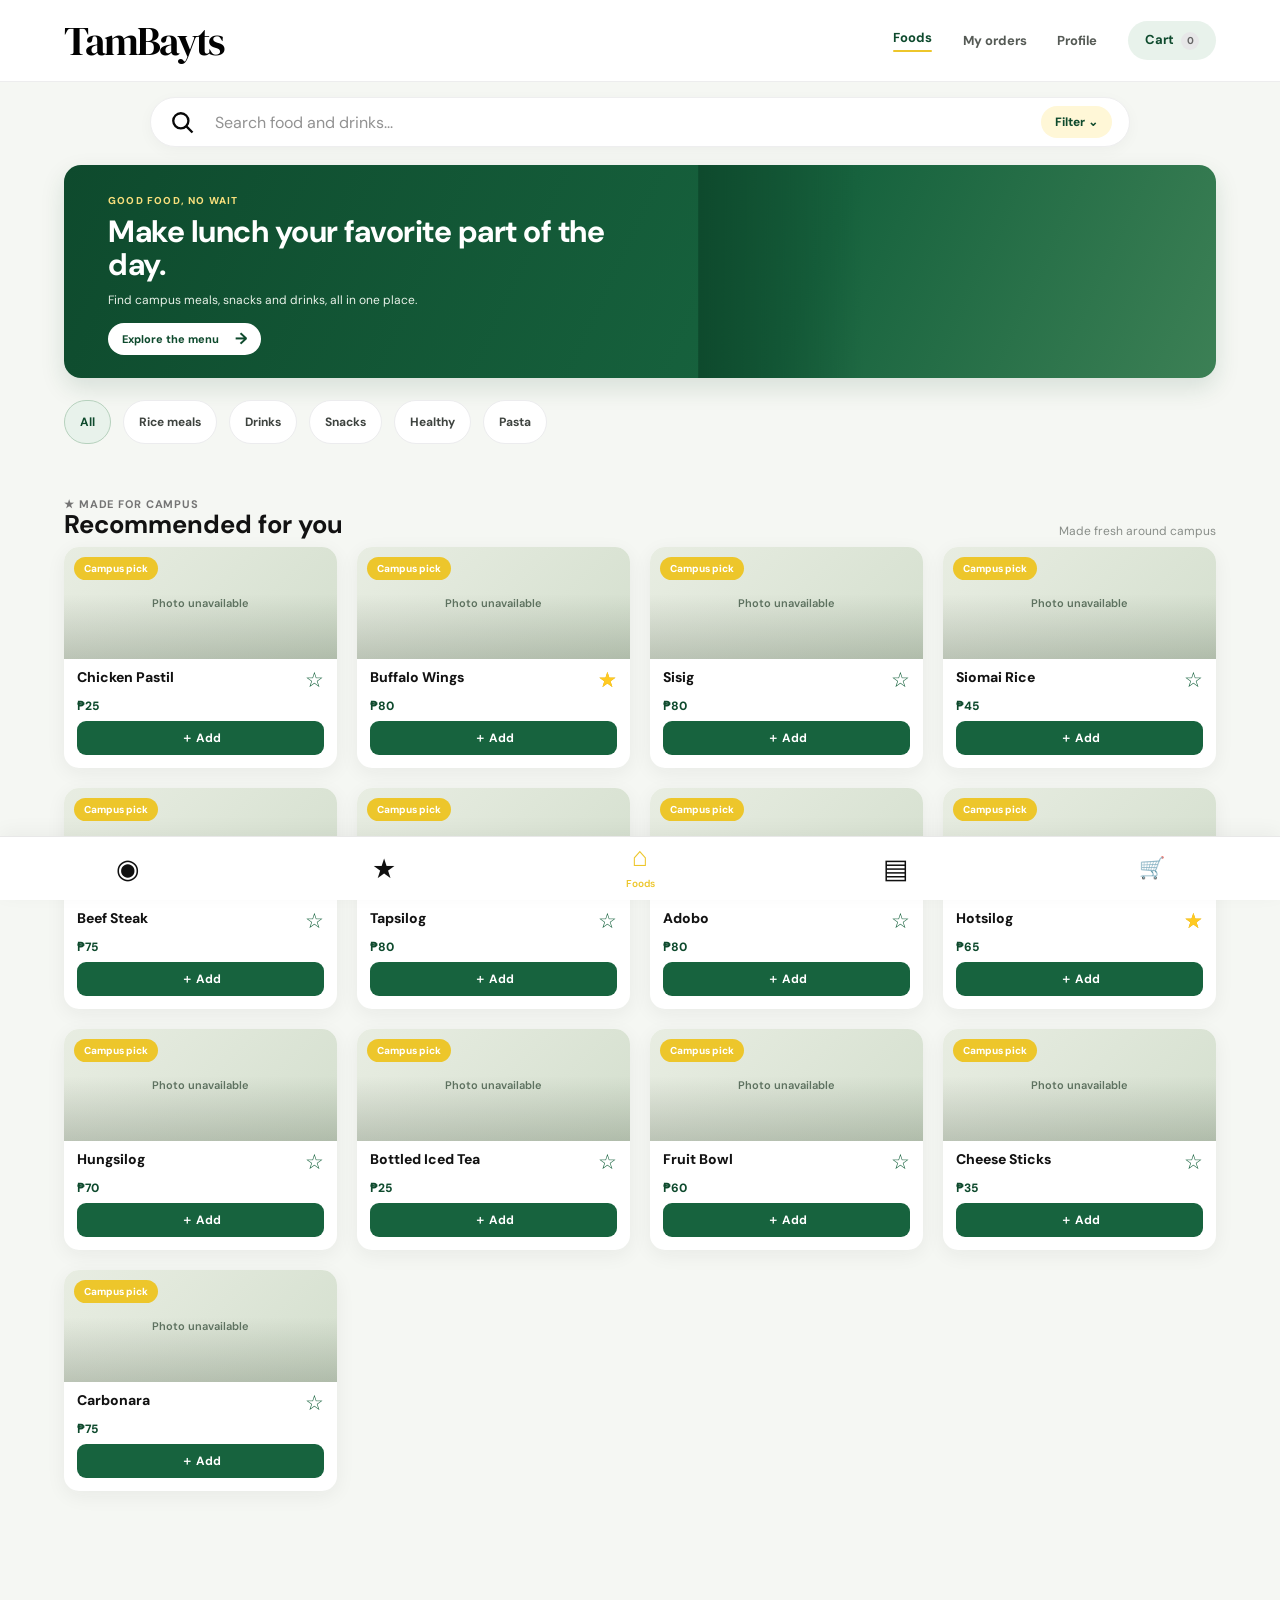
<file: TamBayts-Main/TamBayts/index.html>
<!DOCTYPE html>
<html lang="en">
  <head>
    <meta charset="UTF-8" />
    <meta name="viewport" content="width=device-width, initial-scale=1.0" />
    <meta name="theme-color" content="#17633e" />
    <title>TamBayts | Campus food made easy</title>
    <link rel="preconnect" href="https://fonts.googleapis.com" />
    <link rel="preconnect" href="https://fonts.gstatic.com" crossorigin />
    <link
      href="https://fonts.googleapis.com/css2?family=DM+Sans:wght@400;500;600;700&family=DM+Serif+Display&display=swap"
      rel="stylesheet"
    />
    <link rel="stylesheet" href="style.css" />
  </head>
  <body>
    <main class="app-shell">
      <header class="hero">
        <div class="brand-lockup">
          <a class="brand" href="#top" aria-label="TamBayts home">TamBayts</a>
        </div>
        <nav class="desktop-links" aria-label="Account navigation">
          <a class="current-page" href="index.html" aria-current="page">Foods</a>
          <a href="orders.html">My orders</a>
          <a href="profile.html">Profile</a>
          <a class="desktop-cart" href="cart.html">Cart <b id="cart-badge" class="cart-count">0</b></a>
        </nav>
      </header>

      <section class="content" id="top">
        <div class="search-box">
          <svg viewBox="0 0 24 24" aria-hidden="true">
            <circle cx="11" cy="11" r="6.5"></circle>
            <path d="m16 16 5 5"></path>
          </svg>
          <input
            id="food-search"
            type="search"
            placeholder="Search food and drinks..."
            aria-label="Search food and drinks"
            autocomplete="off"
          />
          <button class="search-filter" id="filter-button" type="button">Filter <span>⌄</span></button>
        </div>

        <section class="promo-banner" aria-label="Campus lunch promotion">
          <div class="promo-copy"><span class="promo-kicker">GOOD FOOD, NO WAIT</span><h2>Make lunch your favorite part of the day.</h2><p>Find campus meals, snacks and drinks, all in one place.</p><a href="#recommended-title">Explore the menu <span>→</span></a></div>
          <div class="promo-photo" role="img" aria-label="Freshly prepared campus meal"></div>
        </section>

        <div class="category-row" aria-label="Food categories">
          <button class="category active" data-category="all"><span>All</span></button>
          <button class="category" data-category="meals"><span>Rice meals</span></button>
          <button class="category" data-category="drinks"><span>Drinks</span></button>
          <button class="category" data-category="snacks"><span>Snacks</span></button>
          <button class="category" data-category="healthy"><span>Healthy</span></button>
          <button class="category" data-category="pasta"><span>Pasta</span></button>
        </div>
      </section>

      <section class="menu-section" aria-labelledby="recommended-title">
        <div class="section-heading">
          <div>
            <p class="eyebrow">★ Made for campus</p>
            <h1 id="recommended-title">Recommended for you</h1>
          </div>
          <span class="menu-caption">Made fresh around campus</span>
        </div>
        <p class="results-message" id="results-message" aria-live="polite"></p>
        <div class="food-grid" id="food-grid"></div>
      </section>

      <nav class="bottom-nav" aria-label="Main navigation">
        <a class="nav-item" href="profile.html" aria-label="Profile">
          <span>◉</span>
        </a>
        <a class="nav-item" href="profile.html?view=favorites" aria-label="Favorites">
          <span>★</span>
        </a>
        <a class="nav-item active" href="index.html" aria-label="Foods">
          <span>⌂</span>
          <small class="nav-label">Foods</small>
        </a>
        <a class="nav-item" href="orders.html" aria-label="Orders">
          <span>▤</span>
        </a>
        <a class="nav-item cart-nav" href="cart.html" aria-label="Cart">
          <span>🛒</span>
          <b class="cart-badge cart-count">0</b>
        </a>
      </nav>
    </main>
    <div class="toast" id="toast" role="status" aria-live="polite"></div>
    <script src="app-data.js"></script>
    <script src="auth.js?v=20261028-3"></script>
    <script src="index.js"></script>
  </body>
</html>
</file>
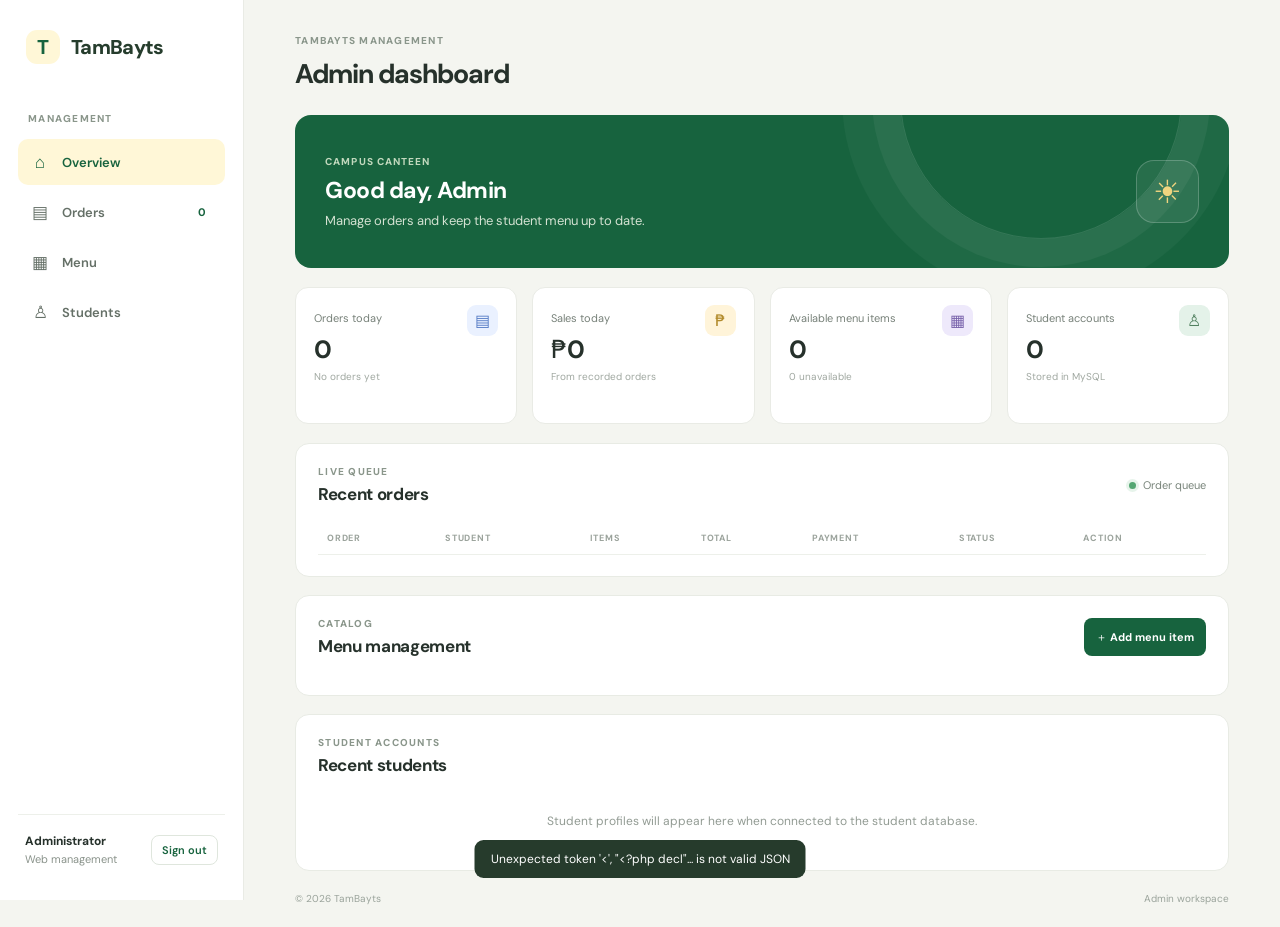
<file: TamBayts-Main/TamBayts/admin.html>
<!DOCTYPE html>
<html lang="en">
<head>
  <meta charset="UTF-8">
  <meta name="viewport" content="width=device-width, initial-scale=1">
  <meta name="theme-color" content="#f4f5f0">
  <title>TamBayts | Admin dashboard</title>
  <link rel="preconnect" href="https://fonts.googleapis.com">
  <link rel="preconnect" href="https://fonts.gstatic.com" crossorigin>
  <link href="https://fonts.googleapis.com/css2?family=DM+Sans:wght@400;500;600;700;800&display=swap" rel="stylesheet">
  <link rel="stylesheet" href="admin.css?v=20261028-2">
</head>
<body>
  <div class="admin-layout">
    <aside class="sidebar">
      <a class="wordmark" href="index.html"><span class="brand-mark">T</span> TamBayts</a>
      <p class="side-label">MANAGEMENT</p>
      <a class="side-link active" href="#overview"><span>⌂</span> Overview</a>
      <a class="side-link" href="#orders"><span>▤</span> Orders <b id="nav-order-count">0</b></a>
      <a class="side-link" href="#menu"><span>▦</span> Menu</a>
      <a class="side-link" href="#students"><span>♙</span> Students</a>
      <div class="sidebar-bottom"><div class="admin-account-label"><strong>Administrator</strong><small>Web management</small></div><button type="button" id="sign-out" class="sign-out-button">Sign out</button></div>
    </aside>

    <main class="dashboard" id="overview">
      <header class="topbar"><div><p class="eyebrow">TAMBAYTS MANAGEMENT</p><h1>Admin dashboard</h1></div></header>
      <section class="welcome"><div><p class="welcome-kicker">CAMPUS CANTEEN</p><h2>Good day, Admin</h2><p>Manage orders and keep the student menu up to date.</p></div><div class="welcome-icon">☀</div></section>

      <section class="stats" aria-label="Store summary">
        <article class="stat-card"><div class="stat-icon orders-icon">▤</div><span>Orders today</span><strong id="stat-orders">0</strong><small id="stat-orders-note">No orders yet</small></article>
        <article class="stat-card"><div class="stat-icon revenue-icon">₱</div><span>Sales today</span><strong id="stat-sales">₱0</strong><small>From recorded orders</small></article>
        <article class="stat-card"><div class="stat-icon menu-icon">▦</div><span>Available menu items</span><strong id="stat-menu">0</strong><small id="stat-menu-note">0 unavailable</small></article>
        <article class="stat-card"><div class="stat-icon student-icon">♙</div><span>Student accounts</span><strong id="stat-students">0</strong><small id="student-count-note">Stored in MySQL</small></article>
      </section>

      <section class="panel order-panel" id="orders">
        <div class="panel-heading"><div><p class="eyebrow">LIVE QUEUE</p><h2>Recent orders</h2></div><span class="live-indicator"><i></i> Order queue</span></div>
        <div class="table-wrap"><table><thead><tr><th>ORDER</th><th>STUDENT</th><th>ITEMS</th><th>TOTAL</th><th>PAYMENT</th><th>STATUS</th><th>ACTION</th></tr></thead><tbody id="admin-orders"></tbody></table></div>
        <div class="empty-state hidden" id="no-orders">No orders to show yet.</div>
      </section>

      <section class="panel menu-panel" id="menu">
        <div class="panel-heading"><div><p class="eyebrow">CATALOG</p><h2>Menu management</h2></div><button class="primary-button" id="add-menu-item">＋ Add menu item</button></div>
        <div class="menu-list" id="admin-menu"></div>
        <div class="empty-state hidden" id="no-menu-items">Your menu is empty. Add a food item to get started.</div>
      </section>

      <section class="panel students-panel" id="students">
        <div class="panel-heading"><div><p class="eyebrow">STUDENT ACCOUNTS</p><h2>Recent students</h2></div></div>
        <div id="admin-students" class="student-list"></div>
        <div class="empty-state" id="no-students">Student profiles will appear here when connected to the student database.</div>
      </section>
      <footer>© 2026 TamBayts <span>Admin workspace</span></footer>
    </main>
  </div>
  <dialog class="menu-dialog" id="menu-item-dialog" aria-labelledby="add-menu-title">
    <form id="menu-item-form" class="menu-form">
      <div class="dialog-heading"><div><p class="eyebrow">MENU CATALOG</p><h2 id="add-menu-title">Add a food item</h2></div><button class="dialog-close" type="button" id="cancel-add-menu-item" aria-label="Close">×</button></div>
      <label>Food name<input name="name" maxlength="120" required placeholder="e.g. Chicken Pastil"></label>
      <div class="form-row">
        <label>Price (₱)<input name="price" type="number" min="0" max="99999999.99" step="0.01" required placeholder="0.00"></label>
        <label>Category<select name="category" required>
          <option value="" selected disabled>Choose a category</option>
          <option value="meals">Rice meals</option>
          <option value="drinks">Drinks</option>
          <option value="snacks">Snacks</option>
          <option value="healthy">Healthy</option>
          <option value="pasta">Pasta</option>
        </select></label>
      </div>
      <label>Stall name<input name="stall" maxlength="80" value="Campus Stall" required></label>
      <div class="dialog-actions"><button class="secondary-button" id="cancel-add-menu-item-secondary" type="button">Cancel</button><button class="primary-button" type="submit">Save to menu</button></div>
    </form>
  </dialog>
  <dialog class="menu-dialog" id="remove-menu-dialog" aria-labelledby="remove-menu-title">
    <form id="remove-menu-form" class="menu-form">
      <div class="dialog-heading"><div><p class="eyebrow">MENU CATALOG</p><h2 id="remove-menu-title">Remove this food?</h2></div><button class="dialog-close" type="button" id="close-remove-menu" aria-label="Close">×</button></div>
      <p class="remove-confirm-copy">Are you sure you want to remove <strong id="remove-menu-name"></strong> from the menu? Existing order records will be kept.</p>
      <div class="dialog-actions"><button class="secondary-button" id="cancel-remove-menu" type="button">Cancel</button><button class="danger-button" id="confirm-remove-menu" type="submit">Remove food</button></div>
    </form>
  </dialog>
  <dialog class="menu-dialog" id="sign-out-dialog" aria-labelledby="sign-out-title">
    <div class="menu-form">
      <div class="dialog-heading"><div><p class="eyebrow">ACCOUNT</p><h2 id="sign-out-title">Sign out?</h2></div></div>
      <p class="remove-confirm-copy">Are you sure you want to sign out of your account?</p>
      <div class="dialog-actions"><button class="secondary-button" id="cancel-sign-out" type="button">Cancel</button><button class="primary-button" id="confirm-sign-out" type="button">Sign out</button></div>
    </div>
  </dialog>
  <div class="toast" id="admin-toast" role="status" aria-live="polite"></div>
  <script src="app-data.js"></script>
  <script src="auth.js?v=20261028-3"></script>
  <script src="admin.js?v=20261028-5"></script>
</body>
</html>
</file>
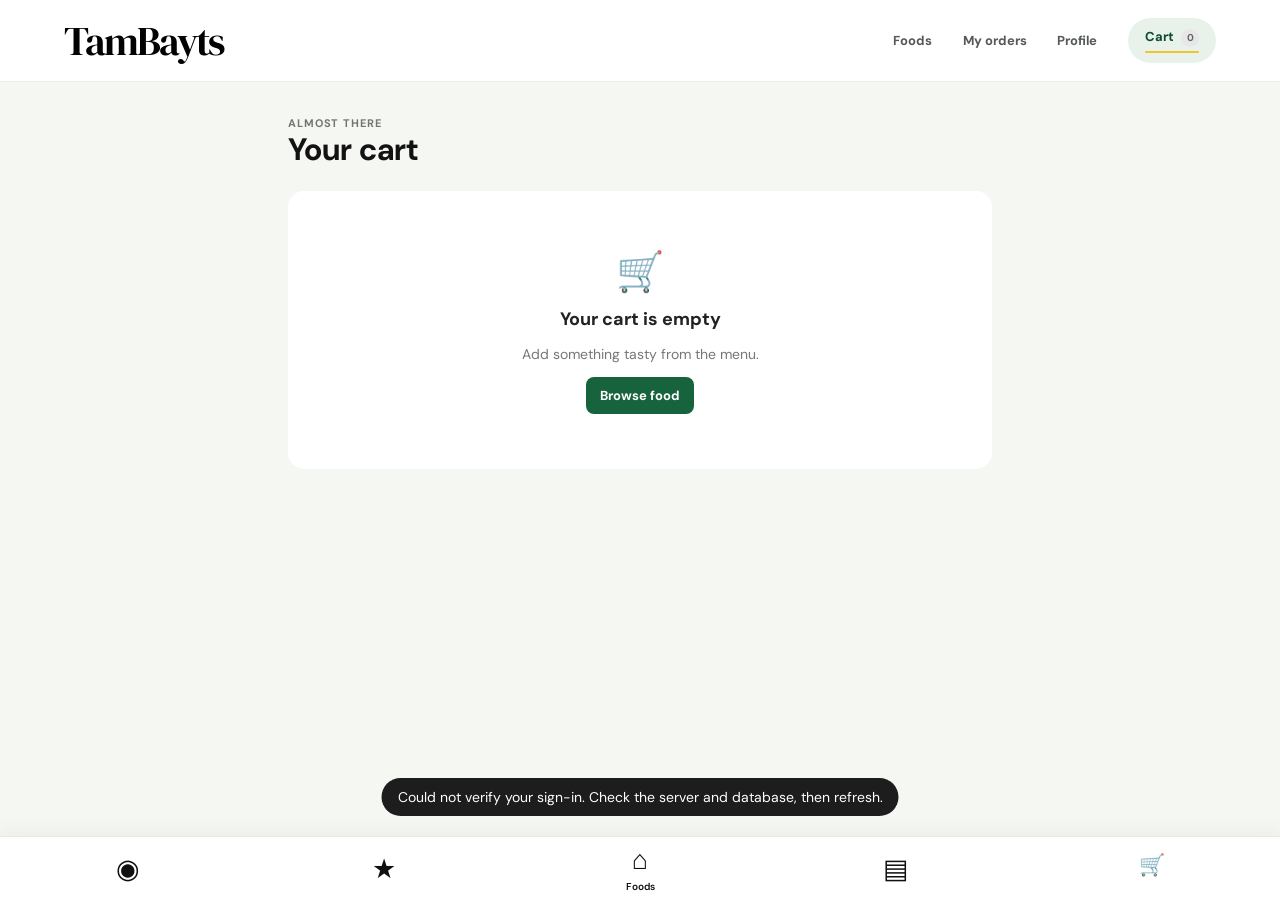
<file: TamBayts-Main/TamBayts/cart.html>
<!DOCTYPE html>
<html lang="en">
  <head>
    <meta charset="UTF-8" />
    <meta name="viewport" content="width=device-width, initial-scale=1.0" />
    <title>TamBayts | Cart</title>
    <link rel="preconnect" href="https://fonts.googleapis.com" />
    <link rel="preconnect" href="https://fonts.gstatic.com" crossorigin />
    <link
      href="https://fonts.googleapis.com/css2?family=DM+Sans:wght@400;500;600;700&family=DM+Serif+Display&display=swap"
      rel="stylesheet"
    />
    <link rel="stylesheet" href="style.css?v=20261028-2" />
  </head>
  <body data-auth="student">
    <main class="app-shell simple-page">
      <header class="hero compact-hero">
        <div class="brand-lockup">
          <a class="brand" href="index.html">TamBayts</a>
        </div>
        <nav class="desktop-links" aria-label="Account navigation">
          <a href="index.html">Foods</a>
          <a href="orders.html">My orders</a>
          <a href="profile.html">Profile</a>
          <a class="desktop-cart current-page" href="cart.html" aria-current="page">Cart <b id="cart-badge" class="cart-count">0</b></a>
        </nav>
      </header>

      <section class="page-content cart-page">
        <div id="cart-edit-view">
          <p class="eyebrow">Almost there</p>
          <h1>Your cart</h1>
          <div class="cart-list" id="cart-page-items"></div>

          <div class="order-summary" id="cart-order-summary" hidden>
            <div>
              <span>Subtotal</span>
              <strong id="cart-page-total">₱0</strong>
            </div>
            <button id="review-order" type="button">Review order</button>
          </div>
        </div>

        <section class="order-review" id="order-review" hidden aria-labelledby="order-review-title">
          <button class="profile-back" id="back-to-cart" type="button">‹ Back to cart</button>
          <p class="eyebrow">CHECK BEFORE PLACING</p>
          <h1 id="order-review-title">Review your order</h1>
          <div class="order-review-list" id="order-review-items"></div>
          <a class="add-more-foods" href="index.html#food-grid">＋ Add more foods</a>
          <div class="payment-method-card">
            <span class="payment-cash-icon" aria-hidden="true">₱</span>
            <span class="payment-method-copy"><small>Payment method</small><strong>Cash on pickup</strong><small>Pay at the canteen when you collect your order.</small></span>
          </div>
          <div class="order-review-total"><span>Total</span><strong id="review-order-total">₱0</strong></div>
          <button class="confirm-order-button" id="confirm-place-order" type="button">Confirm and place order</button>
        </section>
      </section>

      <nav class="bottom-nav" aria-label="Main navigation">
        <a class="nav-item" href="profile.html" aria-label="Profile"><span>◉</span></a>
        <a class="nav-item" href="profile.html?view=favorites" aria-label="Favorites"><span>★</span></a>
        <a class="nav-item" href="index.html" aria-label="Foods"><span>⌂</span><small class="nav-label">Foods</small></a>
        <a class="nav-item" href="orders.html" aria-label="Orders"><span>▤</span></a>
        <a class="nav-item cart-nav active" href="cart.html" aria-label="Cart">
          <span>🛒</span>
          <b class="cart-badge">0</b>
        </a>
      </nav>
    </main>

    <div class="toast" id="toast" role="status"></div>
    <script src="app-data.js"></script>
    <script src="auth.js?v=20261028-3"></script>
    <script src="pages.js?v=20261028-6"></script>
  </body>
</html>
</file>
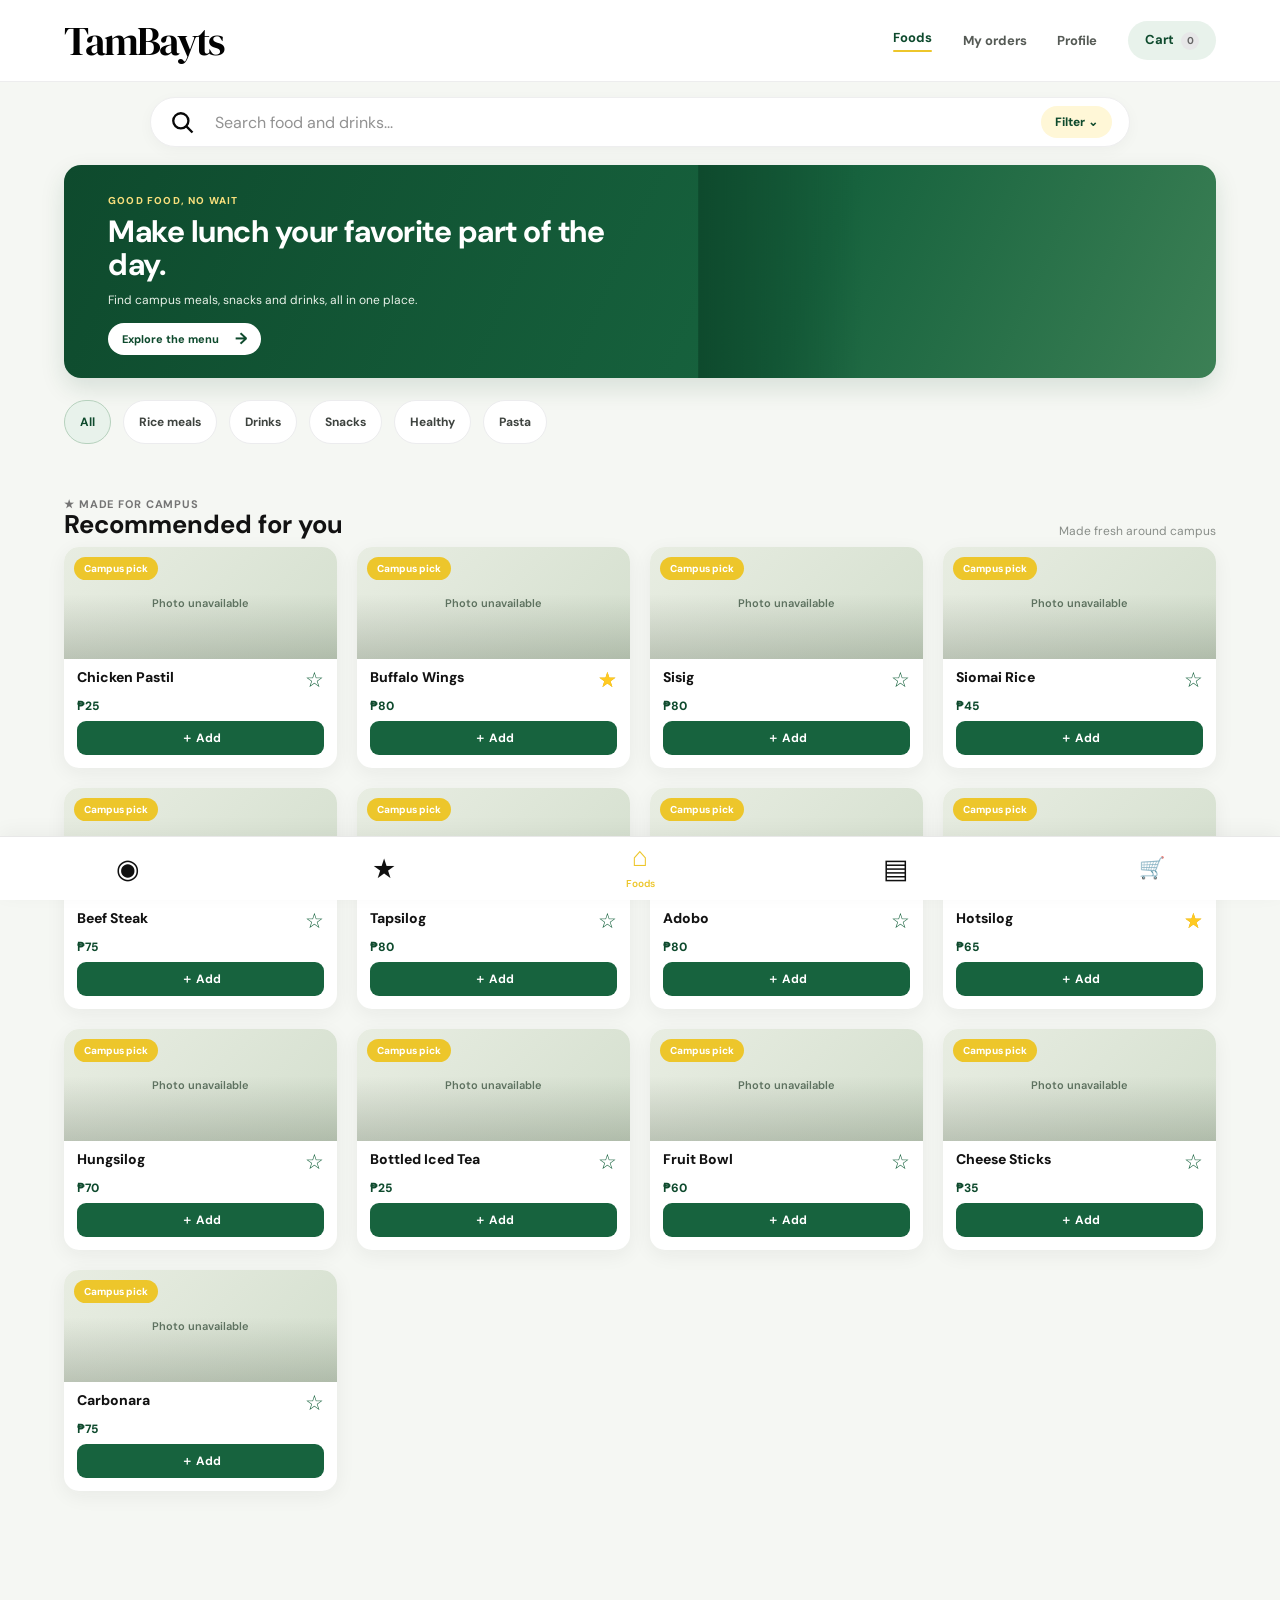
<file: TamBayts-Main/TamBayts/home.html>
<!DOCTYPE html>
<html lang="en">
  <head>
    <meta charset="UTF-8" />
    <meta name="viewport" content="width=device-width, initial-scale=1.0" />
    <meta http-equiv="refresh" content="0; url=index.html" />
    <title>TamBayts | Home</title>
  </head>
  <body data-auth="student">
    <p>Opening the home page…</p>
    <script>
      location.replace("index.html");
    </script>
  </body>
</html>
</file>
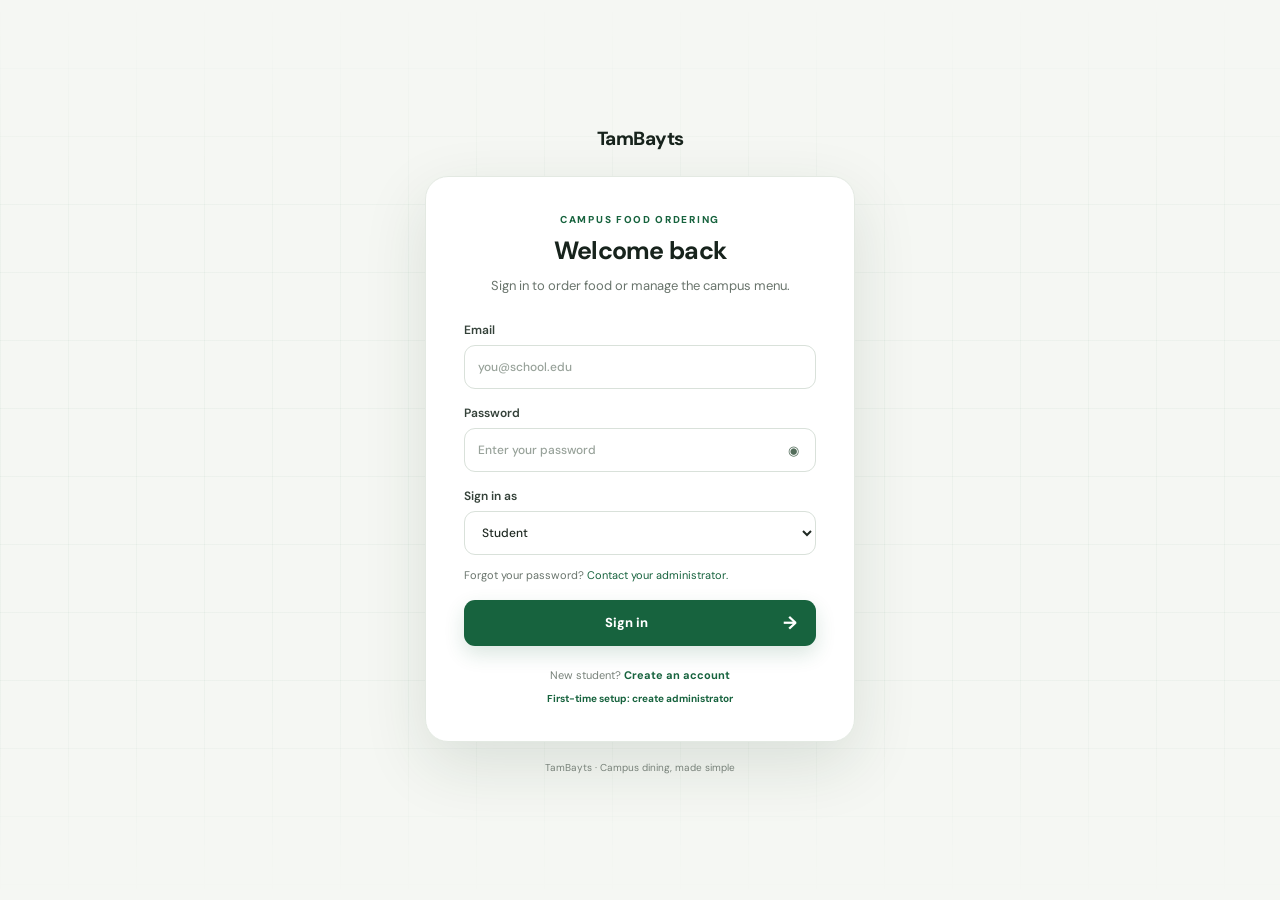
<file: TamBayts-Main/TamBayts/login.html>
<!doctype html>
<html lang="en">
  <head>
    <meta charset="utf-8">
    <meta name="viewport" content="width=device-width, initial-scale=1">
    <meta name="theme-color" content="#f5f7f3">
    <title>Sign in | TamBayts</title>

    <link rel="preconnect" href="https://fonts.googleapis.com">
    <link
      href="https://fonts.googleapis.com/css2?family=DM+Sans:wght@400;500;600;700;800&display=swap"
      rel="stylesheet"
    >
    <link rel="stylesheet" href="auth.css">
  </head>
  <body class="login-page auth-light">
    <main class="auth-shell">
      <a class="brand" href="index.html">TamBayts</a>

      <section class="auth-card">
        <p class="eyebrow">CAMPUS FOOD ORDERING</p>
        <h1>Welcome back</h1>
        <p class="subhead">Sign in to order food or manage the campus menu.</p>

        <form id="login-form">
          <label>
            Email
            <input
              name="email"
              type="email"
              autocomplete="username"
              placeholder="you@school.edu"
              required
            >
          </label>

          <label>
            Password
            <div class="password-row">
              <input
                name="password"
                type="password"
                autocomplete="current-password"
                placeholder="Enter your password"
                required
              >
              <button type="button" class="reveal" aria-label="Show password">◉</button>
            </div>
          </label>

          <label>
            Sign in as
            <select name="role">
              <option value="student">Student</option>
              <option value="admin">Administrator</option>
            </select>
          </label>

          <p class="forgot">
            Forgot your password?
            <span>Contact your administrator.</span>
          </p>
          <p class="form-error" id="auth-error" role="alert"></p>
          <button class="submit-button" type="submit">
            Sign in <span>→</span>
          </button>
        </form>

        <p class="auth-footer">
          New student? <a href="register.html">Create an account</a><br>
          <a class="setup-link" href="setup-admin.html" hidden>
            First-time setup: create administrator
          </a>
        </p>
      </section>

      <p class="fine-print">TamBayts · Campus dining, made simple</p>
    </main>

    <script src="auth.js?v=20261028-3"></script>
  </body>
</html>
</file>
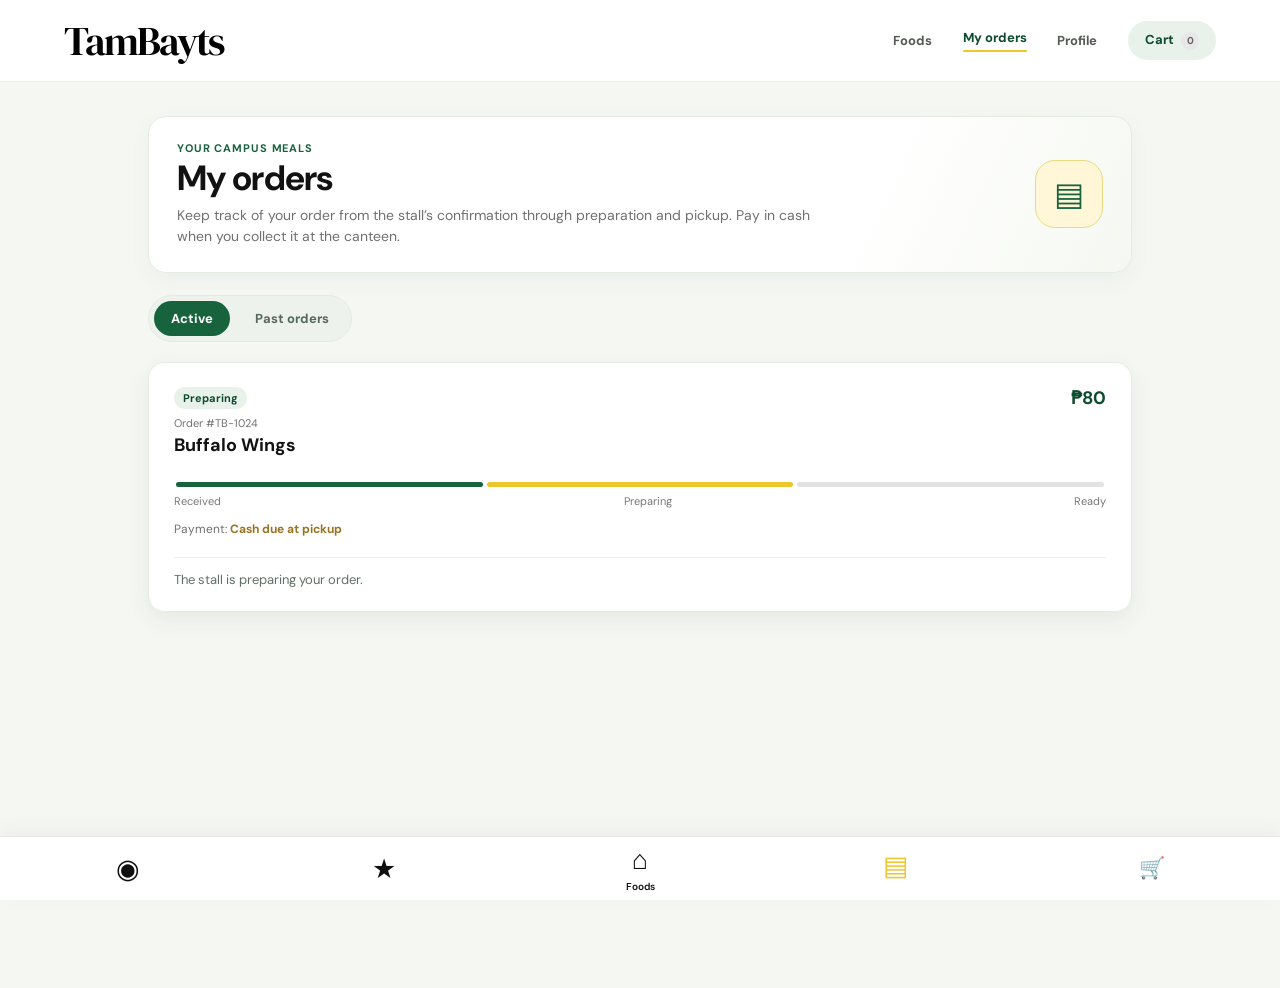
<file: TamBayts-Main/TamBayts/orders.html>
<!DOCTYPE html>
<html lang="en">
  <head>
    <meta charset="UTF-8" />
    <meta name="viewport" content="width=device-width, initial-scale=1.0" />
    <meta name="theme-color" content="#17633e" />
    <title>TamBayts | My Orders</title>
    <link rel="preconnect" href="https://fonts.googleapis.com" />
    <link rel="preconnect" href="https://fonts.gstatic.com" crossorigin />
    <link
      href="https://fonts.googleapis.com/css2?family=DM+Sans:wght@400;500;600;700&family=DM+Serif+Display&display=swap"
      rel="stylesheet"
    />
    <link rel="stylesheet" href="style.css?v=20261028-2" />
  </head>
  <body data-auth="student">
    <main class="app-shell simple-page">
      <header class="hero compact-hero">
        <div class="brand-lockup">
          <a class="brand" href="index.html">TamBayts</a>
        </div>
        <nav class="desktop-links" aria-label="Account navigation">
          <a href="index.html">Foods</a>
          <a class="current-page" href="orders.html" aria-current="page">My orders</a>
          <a href="profile.html">Profile</a>
          <a class="desktop-cart" href="cart.html">Cart <b id="cart-badge" class="cart-count">0</b></a>
        </nav>
      </header>

      <section class="page-content orders-page">
        <div class="orders-intro">
          <div class="orders-intro-copy">
            <p class="eyebrow">YOUR CAMPUS MEALS</p>
            <h1>My orders</h1>
            <p>Keep track of your order from the stall’s confirmation through preparation and pickup. Pay in cash when you collect it at the canteen.</p>
          </div>
          <div class="orders-intro-mark" aria-hidden="true">▤</div>
        </div>

        <div class="order-tabs" id="order-tabs">
          <button class="selected" data-tab="active">Active</button>
          <button data-tab="past">Past orders</button>
        </div>

        <div id="order-list"></div>
      </section>

      <nav class="bottom-nav" aria-label="Main navigation">
        <a class="nav-item" href="profile.html" aria-label="Profile"><span>◉</span></a>
        <a class="nav-item" href="profile.html?view=favorites" aria-label="Favorites"><span>★</span></a>
        <a class="nav-item" href="index.html" aria-label="Foods"><span>⌂</span><small class="nav-label">Foods</small></a>
        <a class="nav-item active" href="orders.html" aria-label="Orders"><span>▤</span></a>
        <a class="nav-item cart-nav" href="cart.html" aria-label="Cart">
          <span>🛒</span>
          <b class="cart-badge">0</b>
        </a>
      </nav>
    </main>

    <script src="app-data.js"></script>
    <script src="auth.js?v=20261028-3"></script>
    <script src="pages.js?v=20261028-6"></script>
  </body>
</html>
</file>
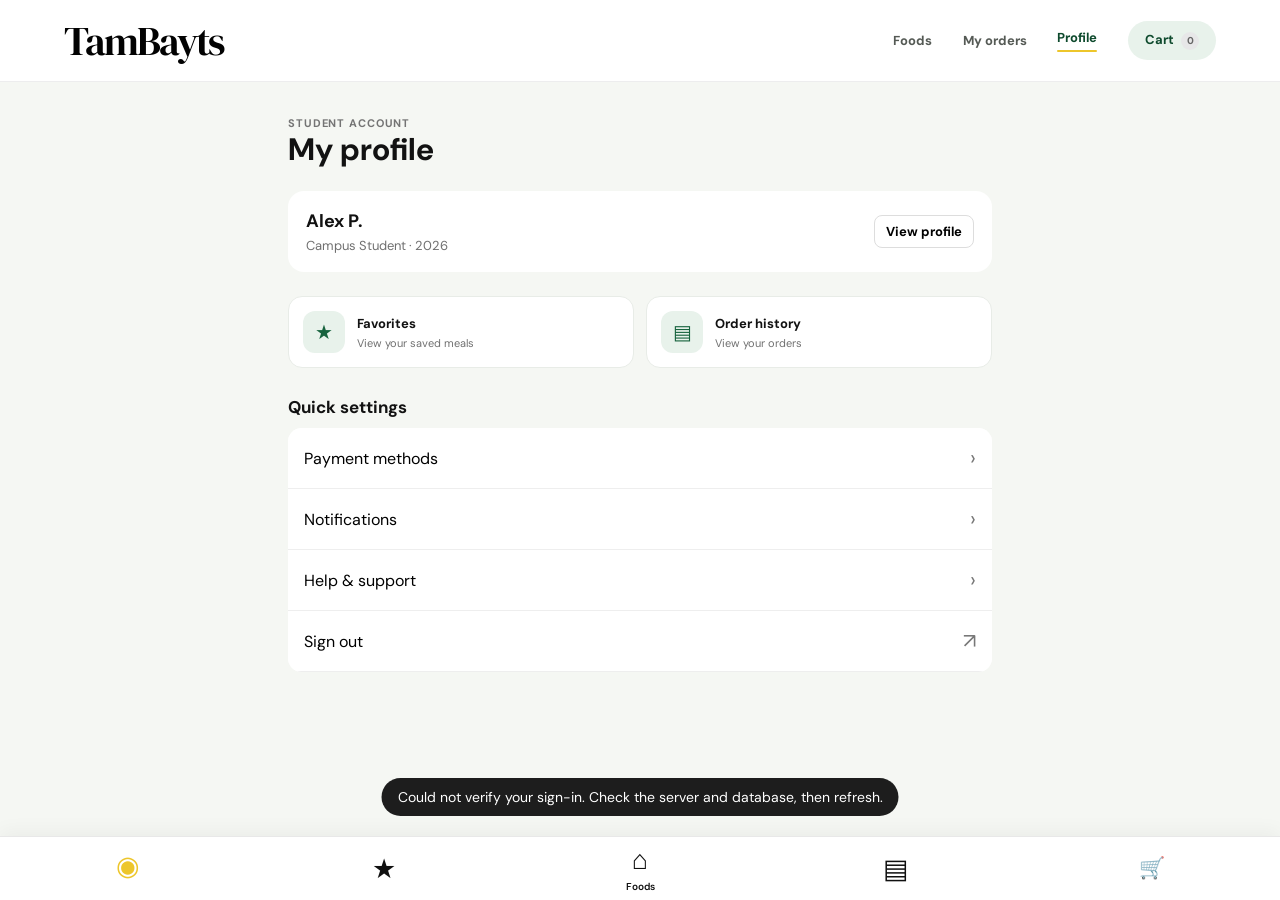
<file: TamBayts-Main/TamBayts/profile.html>
<!DOCTYPE html>
<html lang="en">
  <head>
    <meta charset="UTF-8" />
    <meta name="viewport" content="width=device-width, initial-scale=1.0" />
    <title>TamBayts | Profile</title>
    <link rel="preconnect" href="https://fonts.googleapis.com" />
    <link rel="preconnect" href="https://fonts.gstatic.com" crossorigin />
    <link
      href="https://fonts.googleapis.com/css2?family=DM+Sans:wght@400;500;600;700&family=DM+Serif+Display&display=swap"
      rel="stylesheet"
    />
    <link rel="stylesheet" href="style.css?v=20261028-2" />
  </head>
  <body data-auth="student">
    <main class="app-shell simple-page">
      <header class="hero compact-hero">
        <div class="brand-lockup">
          <a class="brand" href="index.html">TamBayts</a>
        </div>
        <nav class="desktop-links" aria-label="Account navigation">
          <a href="index.html">Foods</a>
          <a href="orders.html">My orders</a>
          <a class="current-page" href="profile.html" aria-current="page">Profile</a>
          <a class="desktop-cart" href="cart.html">Cart <b id="cart-badge" class="cart-count">0</b></a>
        </nav>
      </header>

      <section class="page-content profile-page">
        <p class="eyebrow">Student account</p>
        <h1 id="profile-title">My profile</h1>

        <div class="profile-card" id="profile-card">
          <div>
            <h2 id="profile-name">Student Name</h2>
            <p id="profile-course">Campus Student · 2026</p>
          </div>
          <button id="view-profile" type="button" data-profile-view="details">View profile</button>
        </div>

        <nav class="profile-shortcuts" aria-label="Profile sections">
          <button class="profile-shortcut" type="button" data-profile-view="favorites"><span aria-hidden="true">★</span><span><strong>Favorites</strong><small>View your saved meals</small></span></button>
          <button class="profile-shortcut" type="button" data-profile-view="orders"><span aria-hidden="true">▤</span><span><strong>Order history</strong><small>View your orders</small></span></button>
        </nav>

        <div id="profile-default-view">
          <h2 class="subheading">Quick settings</h2>
          <div class="settings-list" id="settings-list">
            <button data-setting="Payment">Payment methods <span>›</span></button>
            <button data-setting="Notification">Notifications <span>›</span></button>
            <button data-setting="Help and support">Help &amp; support <span>›</span></button>
            <button id="student-sign-out" type="button">Sign out <span>↗</span></button>
          </div>
        </div>

        <section class="profile-detail-view" id="profile-favorites-view" hidden aria-labelledby="favorites-title">
          <button class="profile-back" type="button" data-profile-view="overview">‹ Back to profile</button>
          <h2 class="subheading" id="favorites-title">Your favorites</h2>
          <div class="saved-list" id="saved-list"></div>
        </section>

        <section class="profile-detail-view" id="profile-orders-view" hidden aria-labelledby="profile-orders-title">
          <button class="profile-back" type="button" data-profile-view="overview">‹ Back to profile</button>
          <h2 class="subheading" id="profile-orders-title">Order history</h2>
          <div id="profile-order-list"></div>
        </section>

        <section class="profile-detail-view" id="profile-details-view" hidden aria-labelledby="profile-details-title">
          <button class="profile-back" type="button" data-profile-view="overview">‹ Back to profile</button>
          <h2 class="subheading" id="profile-details-title">View profile</h2>
          <div class="profile-read-view" id="profile-read-view">
            <article class="profile-info-card">
              <div class="profile-info-heading"><span>Name</span><button class="profile-edit-icon" type="button" data-edit-profile-field="name" aria-label="Edit name" title="Edit name"><svg viewBox="0 0 32 32" aria-hidden="true"><path d="M20 5 27 12M5 27l6-1 16-16a3 3 0 0 0-5-5L6 21z" /></svg></button></div>
              <strong class="profile-info-value" id="profile-view-name"></strong>
              <form class="profile-inline-form" data-profile-field="name" hidden>
                <label class="visually-hidden" for="profile-edit-name">Name</label>
                <input id="profile-edit-name" name="name" type="text" maxlength="120" required />
                <div class="profile-form-actions"><button class="profile-cancel" type="button" data-cancel-profile-field="name">Cancel</button><button type="submit">Save</button></div>
              </form>
            </article>
            <article class="profile-info-card">
              <div class="profile-info-heading"><span>Course</span><button class="profile-edit-icon" type="button" data-edit-profile-field="course" aria-label="Edit course" title="Edit course"><svg viewBox="0 0 32 32" aria-hidden="true"><path d="M20 5 27 12M5 27l6-1 16-16a3 3 0 0 0-5-5L6 21z" /></svg></button></div>
              <strong class="profile-info-value" id="profile-view-course"></strong>
              <form class="profile-inline-form" data-profile-field="course" hidden>
                <label class="visually-hidden" for="profile-edit-course">Course</label>
                <input id="profile-edit-course" name="course" type="text" maxlength="120" placeholder="Enter your course" />
                <div class="profile-form-actions"><button class="profile-cancel" type="button" data-cancel-profile-field="course">Cancel</button><button type="submit">Save</button></div>
              </form>
            </article>
          </div>
        </section>
      </section>

      <nav class="bottom-nav" aria-label="Main navigation">
        <a class="nav-item active" href="profile.html" aria-label="Profile"><span>◉</span></a>
        <a class="nav-item" href="profile.html?view=favorites" aria-label="Favorites"><span>★</span></a>
        <a class="nav-item" href="index.html" aria-label="Foods"><span>⌂</span><small class="nav-label">Foods</small></a>
        <a class="nav-item" href="orders.html" aria-label="Orders"><span>▤</span></a>
        <a class="nav-item cart-nav" href="cart.html" aria-label="Cart">
          <span>🛒</span>
          <b class="cart-badge">0</b>
        </a>
      </nav>
    </main>

    <div class="toast" id="toast" role="status"></div>
    <dialog class="confirm-dialog" id="sign-out-dialog" aria-labelledby="sign-out-title">
      <div class="confirm-dialog-content">
        <h2 id="sign-out-title">Sign out?</h2>
        <p>Are you sure you want to sign out of your account?</p>
        <div class="confirm-dialog-actions">
          <button class="confirm-cancel" id="cancel-sign-out" type="button">Cancel</button>
          <button class="confirm-accept" id="confirm-sign-out" type="button">Sign out</button>
        </div>
      </div>
    </dialog>
    <script src="app-data.js"></script>
    <script src="auth.js?v=20261028-3"></script>
    <script src="pages.js?v=20261028-6"></script>
  </body>
</html>
</file>
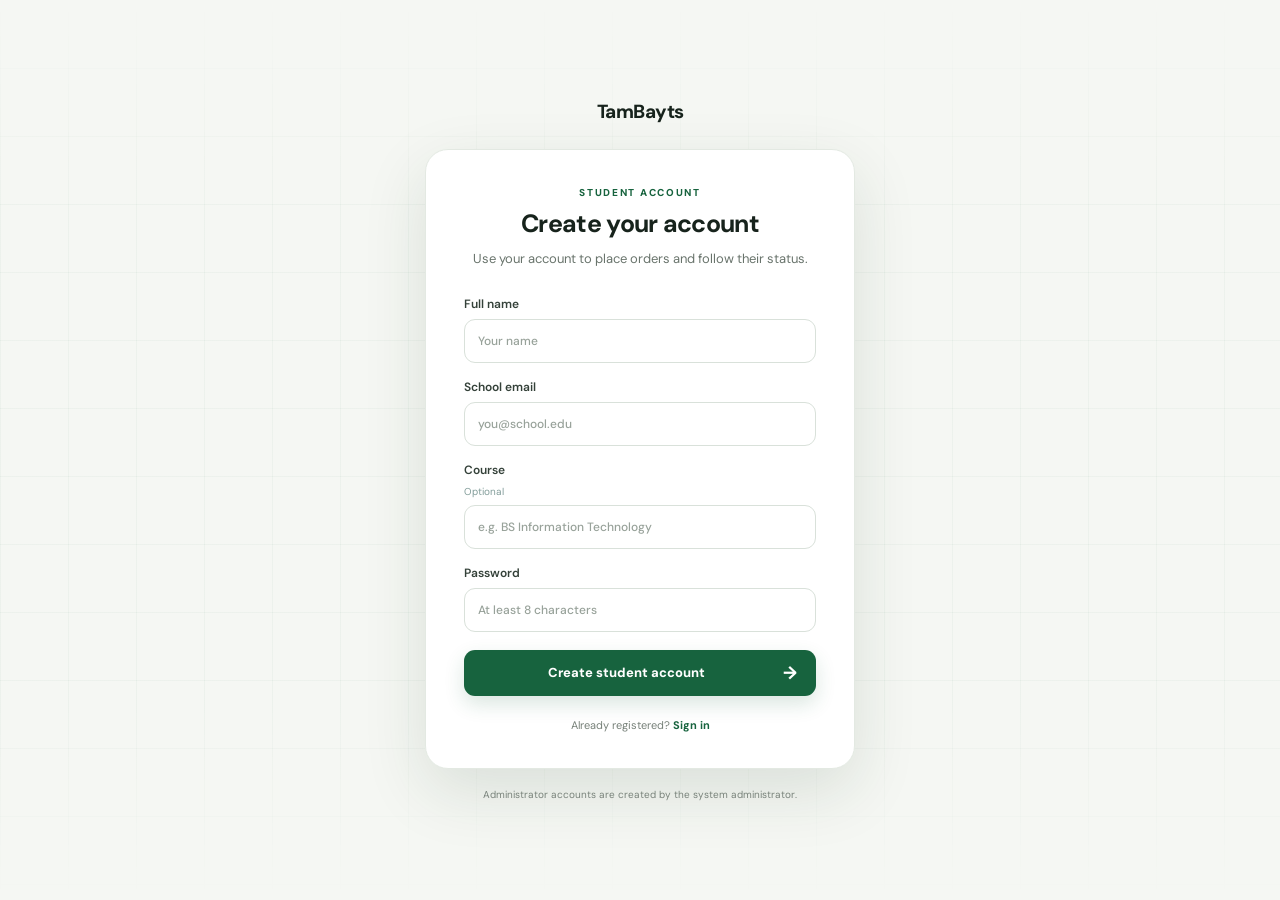
<file: TamBayts-Main/TamBayts/register.html>
<!doctype html>
<html lang="en">
  <head>
    <meta charset="utf-8">
    <meta name="viewport" content="width=device-width, initial-scale=1">
    <meta name="theme-color" content="#f5f7f3">
    <title>Student registration | TamBayts</title>

    <link rel="preconnect" href="https://fonts.googleapis.com">
    <link
      href="https://fonts.googleapis.com/css2?family=DM+Sans:wght@400;500;600;700;800&display=swap"
      rel="stylesheet"
    >
    <link rel="stylesheet" href="auth.css">
  </head>
  <body class="register-page auth-light">
    <main class="auth-shell">
      <a class="brand" href="index.html">TamBayts</a>

      <section class="auth-card">
        <p class="eyebrow">STUDENT ACCOUNT</p>
        <h1>Create your account</h1>
        <p class="subhead">Use your account to place orders and follow their status.</p>

        <form id="register-form">
          <label>
            Full name
            <input
              name="name"
              autocomplete="name"
              maxlength="120"
              placeholder="Your name"
              required
            >
          </label>
          <label>
            School email
            <input
              name="email"
              type="email"
              autocomplete="email"
              placeholder="you@school.edu"
              required
            >
          </label>
          <label>
            Course <small>Optional</small>
            <input
              name="course"
              maxlength="120"
              placeholder="e.g. BS Information Technology"
            >
          </label>
          <label>
            Password
            <input
              name="password"
              type="password"
              autocomplete="new-password"
              minlength="8"
              placeholder="At least 8 characters"
              required
            >
          </label>

          <p class="form-error" id="auth-error" role="alert"></p>
          <button class="submit-button" type="submit">
            Create student account <span>→</span>
          </button>
        </form>

        <p class="auth-footer">
          Already registered? <a href="login.html">Sign in</a>
        </p>
      </section>

      <p class="fine-print">Administrator accounts are created by the system administrator.</p>
    </main>

    <script src="auth.js?v=20261028-3"></script>
  </body>
</html>
</file>
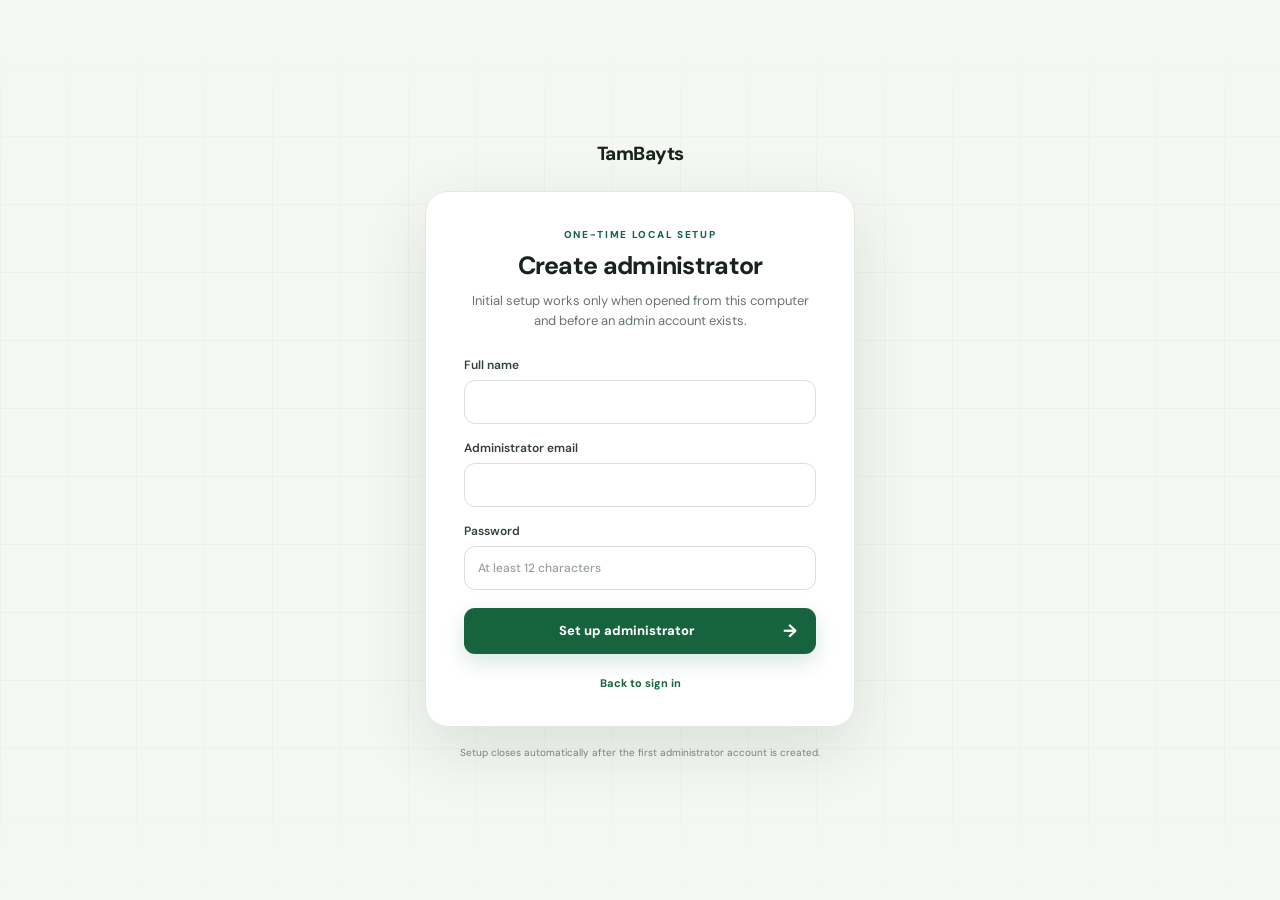
<file: TamBayts-Main/TamBayts/setup-admin.html>
<!doctype html>
<html lang="en">
  <head>
    <meta charset="utf-8">
    <meta name="viewport" content="width=device-width, initial-scale=1">
    <meta name="theme-color" content="#f5f7f3">
    <title>Administrator setup | TamBayts</title>

    <link rel="preconnect" href="https://fonts.googleapis.com">
    <link
      href="https://fonts.googleapis.com/css2?family=DM+Sans:wght@400;500;600;700;800&display=swap"
      rel="stylesheet"
    >
    <link rel="stylesheet" href="auth.css">
  </head>
  <body class="setup-admin-page auth-light">
    <main class="auth-shell">
      <a class="brand" href="index.html">TamBayts</a>

      <section class="auth-card">
        <p class="eyebrow">ONE-TIME LOCAL SETUP</p>
        <h1>Create administrator</h1>
        <p class="subhead">
          Initial setup works only when opened from this computer and before an admin account exists.
        </p>

        <form id="setup-admin-form">
          <label>
            Full name
            <input name="name" autocomplete="name" maxlength="120" required>
          </label>
          <label>
            Administrator email
            <input
              name="email"
              type="email"
              autocomplete="email"
              maxlength="190"
              required
            >
          </label>
          <label>
            Password
            <input
              name="password"
              type="password"
              autocomplete="new-password"
              minlength="12"
              placeholder="At least 12 characters"
              required
            >
          </label>

          <p class="form-error" id="auth-error" role="alert"></p>
          <button class="submit-button" type="submit">
            Set up administrator <span>→</span>
          </button>
        </form>

        <p class="auth-footer">
          <a href="login.html?role=admin">Back to sign in</a>
        </p>
      </section>

      <p class="fine-print">Setup closes automatically after the first administrator account is created.</p>
    </main>

    <script src="auth.js?v=20261028-3"></script>
  </body>
</html>
</file>
<file: TamBayts-Main/TamBayts/style.css>
:root {
  --mustard: #edc62b;
  --green: #17633e;
  --green-deep: #0e4a2d;
  --green-soft: #e8f2eb;
  --gold-soft: #fff7d7;
  --ink: #121212;
  --muted: #707070;
  --surface: #fff;
  --page: #f4f4f5;
  font-family: "DM Sans", sans-serif;
  color: var(--ink);
}
* {
  box-sizing: border-box;
}
body {
  margin: 0;
  background: #f2f5f1;
  min-width: 300px;
}
button, input {
  font: inherit;
}
button {
  cursor: pointer;
}
.app-shell {
  min-height: 100vh;
  max-width: 1440px;
  margin: 0 auto;
  background: #f5f7f3;
  padding-bottom: 98px;
  overflow: hidden;
}
.hero {
  position: sticky;
  top: 0;
  z-index: 5;
  height: 82px;
  background: #fff;
  border-bottom: 1px solid #ededee;
  display: flex;
  align-items: center;
  justify-content: space-between;
  padding: 12px clamp(22px, 5vw, 72px);
}
.brand {
  color: #020202;
  font: 40px/1 "DM Serif Display", Georgia, serif;
  letter-spacing: -2px;
  text-decoration: none;
}
.brand-lockup, .desktop-links {
  display: flex;
  align-items: center;
}
.brand-lockup { gap: 30px; }
.campus-location {
  display: flex;
  align-items: center;
  gap: 9px;
  color: #313631;
}
.campus-location > span:first-child { color: var(--mustard); font-size: 23px; }
.campus-location strong, .campus-location small { display: block; }
.campus-location strong { font-size: 12px; }
.campus-location small { margin-top: 2px; color: #919491; font-size: 10px; }
.desktop-links { gap: clamp(13px, 2.4vw, 34px); }
.desktop-links > a {
  color: #555a55;
  font-size: 13px;
  font-weight: 700;
  text-decoration: none;
}
.desktop-links > a:hover { color: var(--mustard); }
.desktop-links > a.current-page { color: var(--green-deep); }
.desktop-links > a.current-page::after {
  display: block;
  height: 2px;
  margin-top: 4px;
  border-radius: 2px;
  background: var(--mustard);
  content: "";
}
.desktop-links .desktop-cart {
  position: relative;
  padding: 10px 17px;
  border-radius: 24px;
  background: var(--green-soft);
  color: var(--green-deep);
}
.desktop-cart b {
  display: inline-grid;
  min-width: 18px;
  height: 18px;
  margin-left: 4px;
  place-items: center;
  border-radius: 12px;
  background: var(--green);
  color: #fff;
  font-size: 10px;
}
.desktop-cart b:not(.has-items) { background: #e7e7e8; color: #666; }
.brand-emblem {
  align-self: center;
  color: var(--green);
  font-size: 38px;
  line-height: 1;
  text-shadow: 0 1px 0 var(--mustard);
}
.content {
  background: #f5f7f3;
  padding: 15px clamp(22px, 5vw, 72px) 16px;
}
.search-box {
  height: 50px;
  background: #fff;
  border-radius: 30px;
  display: flex;
  align-items: center;
  gap: 17px;
  padding: 0 17px;
  max-width: 980px;
  margin: 0 auto 18px;
  position: relative;
  z-index: 1;
  border: 1px solid #eeeeef;
  box-shadow: 0 4px 15px rgba(0,0,0,.035);
}
.search-box svg {
  fill: none;
  stroke: #080808;
  stroke-width: 2;
  width: 28px;
  height: 28px;
  flex: none;
}
.search-box input {
  border: 0;
  outline: 0;
  background: transparent;
  width: 100%;
  font-size: 16px;
  color: var(--ink);
}
.search-box input::placeholder {
  color: #929292;
  opacity: 1;
}
.search-filter {
  flex: none;
  padding: 8px 14px;
  border: 0;
  border-radius: 22px;
  background: var(--gold-soft);
  color: var(--green-deep);
  font-size: 12px;
  font-weight: 800;
}
.promo-banner {
  display: grid;
  grid-template-columns: minmax(0, 1.1fr) minmax(280px, .9fr);
  min-height: 180px;
  margin: 0 auto 22px;
  overflow: hidden;
  border-radius: 17px;
  background: linear-gradient(115deg, var(--green-deep), var(--green) 64%, #3c8055);
  color: #fff;
  box-shadow: 0 10px 24px #164d3022;
}
.promo-copy {
  align-self: center;
  padding: 23px clamp(20px, 4vw, 44px);
}
.promo-kicker {
  display: inline-block;
  margin-bottom: 9px;
  color: #f8df7c;
  font-size: 10px;
  font-weight: 800;
  letter-spacing: .12em;
}
.promo-copy h2 {
  max-width: 520px;
  margin: 0;
  font-size: clamp(21px, 2.4vw, 31px);
  line-height: 1.08;
  letter-spacing: -.5px;
}
.promo-copy p {
  max-width: 420px;
  margin: 9px 0 14px;
  color: #e8f1e8;
  font-size: 12px;
  line-height: 1.5;
}
.promo-copy a {
  display: inline-flex;
  align-items: center;
  gap: 16px;
  padding: 9px 14px;
  border-radius: 24px;
  background: #fff;
  color: var(--green-deep);
  font-size: 11px;
  font-weight: 800;
  text-decoration: none;
}
.promo-copy a span { font-size: 16px; line-height: 10px; }
.promo-photo {
  min-height: 180px;
  background-image: linear-gradient(90deg, var(--green-deep) 0%, #0e4a2d00 32%), url("https://images.unsplash.com/photo-1547592180-85f173990554?auto=format&fit=crop&w=1100&q=85");
  background-size: cover;
  background-position: center 48%;
}
.category-row {
  display: flex;
  justify-content: flex-start;
  gap: 12px;
  max-width: none;
  margin: 0 auto 17px;
  overflow-x: auto;
  padding: 0 0 2px;
  scrollbar-width: none;
}
.category-row::-webkit-scrollbar {
  display: none;
}
.category {
  min-height: 44px;
  background: #fff;
  border: 1px solid #ececee;
  border-radius: 24px;
  padding: 7px 15px;
  flex: 0 0 auto;
  display: flex;
  align-items: center;
  gap: 0;
  color: #3e433f;
  font-size: 12px;
  font-weight: 700;
  transition: background .16s, border-color .16s, transform .16s;
}
.category:hover {
  transform: translateY(-1px);
  border-color: #d9c46f;
}
.category.active span {
  color: var(--green-deep);
  font-weight: 700;
}
.category.active {
  border-color: #b6d1bd;
  background: var(--green-soft);
}
.menu-section {
  border-top: 0;
  padding: 18px clamp(22px, 5vw, 72px) 38px;
}
.section-heading {
  display: flex;
  align-items: end;
  justify-content: space-between;
  margin: 0 0 8px;
}
.eyebrow {
  margin: 0;
  color: #747474;
  font-size: 11px;
  font-weight: 700;
  text-transform: uppercase;
  letter-spacing: .08em;
}
h1 {
  margin: 0;
  font-size: clamp(21px, 2vw, 28px);
  line-height: 1.1;
}
.filter-button {
  border: 1px solid #d1d1d1;
  background: white;
  border-radius: 20px;
  padding: 6px 12px;
  font-size: 12px;
  font-weight: 700;
}
.filter-button span {
  margin-left: 4px;
}
.menu-caption { color: #888d88; font-size: 12px; }
.results-message {
  min-height: 0;
  margin: 0;
  color: #777;
  font-size: 13px;
}
.food-grid {
  display: grid;
  grid-template-columns: repeat(4, minmax(0, 1fr));
  gap: 20px;
}
.food-card {
  min-width: 0;
  background: #fff;
  border-radius: 15px;
  overflow: hidden;
  box-shadow: 0 5px 20px rgba(33, 35, 33, .06);
  transition: transform .18s, box-shadow .18s;
}
.food-card:hover {
  transform: translateY(-2px);
  box-shadow: 0 12px 28px rgba(33, 35, 33, .12);
}
.food-photo {
  position: relative;
  height: 112px;
  padding: 10px;
  display: flex;
  align-items: flex-start;
  overflow: hidden;
  background-color: #b6a071;
  background-size: cover;
  background-position: center;
}
.food-image { position: absolute; inset: 0; width: 100%; height: 100%; object-fit: cover; }
.food-photo-missing { background: linear-gradient(135deg, #e8ede2, #d4dfce); }
.food-image-placeholder { position: absolute; inset: 0; z-index: 1; display: grid; place-items: center; color: #5d715f; font-size: 11px; font-weight: 600; }
.food-photo::after { position: absolute; inset: 0; background: linear-gradient(0deg, #13241030, transparent 58%); content: ""; pointer-events: none; }
.stall-badge {
  position: relative;
  z-index: 1;
  display: inline-flex;
  align-items: center;
  max-width: 90%;
  padding: 5px 10px;
  overflow: hidden;
  border-radius: 20px;
  background: var(--mustard);
  color: #fff;
  font-size: 10px;
  font-weight: 800;
  text-overflow: ellipsis;
  white-space: nowrap;
}
.card-body {
  display: grid;
  grid-template-columns: minmax(0, 1fr) auto;
  grid-template-areas: "name favorite" "price price" "add add";
  gap: 7px 8px;
  padding: 11px 13px 13px;
}
.food-name {
  grid-area: name;
  margin: 0;
  overflow: hidden;
  font-size: 14px;
  font-weight: 800;
  line-height: 1.1;
  text-overflow: ellipsis;
  white-space: nowrap;
}
.price {
  grid-area: price;
  color: var(--green-deep);
  font-size: 12px;
  font-weight: 800;
}
.favorite, .add-button {
  background: transparent;
  border: 0;
  padding: 0;
  color: var(--green-deep);
  line-height: 1;
}
.favorite {
  grid-area: favorite;
  font-size: 21px;
  color: var(--green);
}
.favorite.is-favorite {
  color: #ffca22;
  text-shadow: 0 0 0 #d3a000;
}
.add-button {
  grid-area: add;
  min-height: 34px;
  width: 100%;
  border: 0;
  border-radius: 9px;
  background: var(--green);
  color: #fff;
  font-size: 12px;
  font-weight: 700;
}
.quantity-control {
  grid-area: add;
  display: flex;
  align-items: center;
  justify-content: space-between;
  gap: 8px;
  min-height: 34px;
  padding: 3px 7px;
  border-radius: 9px;
  background: var(--green);
  color: white;
}
.quantity-control button, .cart-quantity button {
  display: grid;
  place-items: center;
  border: 1px solid #151515;
  border-radius: 50%;
  background: white;
  width: 20px;
  height: 20px;
  padding: 0;
  font-size: 16px;
  line-height: 1;
}
.quantity-control button {
  border-color: #ffffffd9;
  background: #ffffff18;
  color: white;
}
.quantity-control strong {
  flex: 1;
  text-align: center;
  font-size: 11px;
}
.food-card.is-added .add-button {
  background: var(--green-deep);
}
.empty-results {
  grid-column: 1 / -1;
  text-align: center;
  padding: 45px;
  color: #777;
}
.bottom-nav {
  position: fixed;
  z-index: 4;
  bottom: 0;
  left: 50%;
  transform: translateX(-50%);
  width: min(1440px, 100%);
  height: 55px;
  background: #fff;
  border-radius: 0;
  border-top: 1px solid #e8e8e8;
  display: flex;
  justify-content: space-around;
  box-shadow: 0 -5px 18px rgba(0,0,0,.045);
}
.nav-item {
  border: 0;
  background: transparent;
  min-width: 52px;
  position: relative;
  color: #101010;
  font-size: 27px;
  line-height: 1;
  padding: 4px;
  transition: transform .15s;
  display: grid;
  place-items: center;
  text-decoration: none;
}
.nav-label { font-size: 9px; font-weight: 600; line-height: 1; }
.nav-item:hover, .nav-item.active {
  transform: translateY(-3px);
}
.nav-item.active {
  color: var(--mustard);
}
.cart-nav {
  font-size: 21px;
}
.cart-nav b {
  display: none;
  position: absolute;
  top: 0;
  right: 3px;
  min-width: 16px;
  height: 16px;
  border-radius: 12px;
  background: var(--green);
  color: white;
  font: 10px/16px "DM Sans";
}
.cart-nav b.has-items {
  display: block;
}
.cart-panel {
  position: fixed;
  z-index: 10;
  inset: 0 0 0 auto;
  width: min(390px, 100%);
  background: #fff;
  box-shadow: -8px 0 25px rgba(0,0,0,.18);
  transform: translateX(103%);
  transition: transform .25s ease;
  display: flex;
  flex-direction: column;
}
.cart-panel.open {
  transform: translateX(0);
}
.cart-header {
  display: flex;
  justify-content: space-between;
  align-items: center;
  padding: 24px;
  border-bottom: 1px solid #eee;
}
.cart-header h2 {
  margin: 0;
  font-size: 23px;
}
.cart-header button {
  border: 0;
  background: transparent;
  font-size: 31px;
}
.cart-items {
  padding: 14px 24px;
  overflow: auto;
  flex: 1;
}
.empty-state {
  color: #777;
  text-align: center;
  padding: 35px 10px;
}
.cart-line {
  display: flex;
  justify-content: space-between;
  align-items: center;
  gap: 15px;
  border-bottom: 1px solid #eee;
  padding: 13px 0;
}
.cart-line p {
  margin: 0;
  font-weight: 700;
}
.cart-line span {
  font-size: 13px;
  color: var(--green-deep);
  font-weight: 700;
}
.cart-line button {
  border: 0;
  background: transparent;
  color: #777;
  font-size: 19px;
}
.cart-footer {
  padding: 19px 24px 26px;
  border-top: 1px solid #eee;
}
.cart-footer div {
  display: flex;
  justify-content: space-between;
  margin-bottom: 16px;
}
.cart-footer strong {
  font-size: 22px;
}
.cart-footer button {
  width: 100%;
  padding: 13px;
  border: 0;
  border-radius: 9px;
  background: var(--green);
  color: #fff;
  font-weight: 700;
}
.toast {
  position: fixed;
  z-index: 20;
  bottom: 84px;
  left: 50%;
  transform: translate(-50%, 20px);
  background: #1d1d1d;
  color: white;
  border-radius: 24px;
  padding: 10px 16px;
  font-size: 14px;
  opacity: 0;
  pointer-events: none;
  transition: .2s;
}
.toast.show {
  opacity: 1;
  transform: translate(-50%, 0);
}
.simple-page {
  min-height: 100vh;
}
.compact-hero {
  height: 82px;
  padding-top: 12px;
}
.compact-hero .brand {
  font-size: 40px;
}
.page-content {
  max-width: 780px;
  margin: 0 auto;
  padding: 34px 38px 125px;
}
.page-content.orders-page { max-width: 1060px; min-height: calc(100vh - 82px); }
.orders-intro {
  display: flex;
  align-items: center;
  justify-content: space-between;
  gap: 20px;
  margin: 0 0 22px;
  padding: 24px 28px;
  border: 1px solid #e4ebe2;
  border-radius: 18px;
  background: linear-gradient(115deg, #fff 0%, #fff 72%, #f5f8f1 100%);
  box-shadow: 0 8px 22px rgba(25, 63, 37, .045);
}
.orders-intro-copy { max-width: 660px; }
.orders-intro .eyebrow { color: var(--green); }
.page-content .orders-intro h1 { margin: 4px 0 7px; font-size: clamp(27px, 3vw, 35px); letter-spacing: -.7px; }
.orders-intro p:last-child { margin: 0; color: var(--muted); font-size: 14px; line-height: 1.55; }
.orders-intro-mark {
  display: grid;
  flex: 0 0 68px;
  width: 68px;
  height: 68px;
  place-items: center;
  border: 1px solid #ead981;
  border-radius: 20px;
  background: var(--gold-soft);
  color: var(--green);
  font-size: 32px;
}
.orders-section-heading { display: flex; align-items: center; justify-content: space-between; margin-bottom: 12px; }
.orders-section-heading h2 { font-size: 17px; }
.orders-section-heading span { color: var(--muted); font-size: 12px; }
.page-content h1 {
  font-size: 31px;
  margin: 3px 0 24px;
}
.page-content h2 {
  margin: 0;
}
.order-tabs {
  display: flex;
  gap: 8px;
  margin-bottom: 20px;
  padding: 5px;
  width: fit-content;
  border: 1px solid #e4ebe2;
  border-radius: 24px;
  background: #edf2ed;
}
.order-tabs button {
  border: 0;
  border-radius: 20px;
  background: transparent;
  padding: 9px 17px;
  font-weight: 700;
  font-size: 13px;
  color: #59685d;
}
.order-tabs button.selected {
  background: var(--green);
  color: white;
}
.order-card {
  border-radius: 16px;
  background: white;
  padding: 23px 25px;
  border: 1px solid #e6ece5;
  box-shadow: 0 8px 22px rgba(25, 63, 37, .07);
  margin-bottom: 15px;
}
.order-top {
  display: flex;
  justify-content: space-between;
  gap: 15px;
}
.order-top h2 {
  font-size: 18px;
  margin: 10px 0 3px;
}
.order-top p {
  margin: 0;
  color: var(--muted);
  font-size: 14px;
}
.order-top .order-reference {
  margin-top: 7px;
  font-size: 11px;
}
.order-top .order-food-names {
  margin: 3px 0 0;
  font-size: 18px;
  line-height: 1.35;
}
.order-top > strong {
  color: var(--green-deep);
  font-size: 18px;
}
.order-payment { margin: 13px 0 0; color: var(--muted); font-size: 12px; }
.order-payment.paid strong { color: var(--green-deep); }
.order-payment.due strong { color: #987422; }
.order-status {
  display: inline-block;
  border-radius: 14px;
  padding: 4px 9px;
  font-size: 11px;
  font-weight: 700;
}
.preparing {
  color: #805f00;
  background: var(--gold-soft);
}
.order-status.pending { color: #805f00; background: var(--gold-soft); }
.order-status.preparing { color: var(--green-deep); background: var(--green-soft); }
.order-status.picked-up { color: #fff; background: var(--green); }
.order-progress {
  display: flex;
  gap: 4px;
  margin: 25px 2px 7px;
}
.order-progress span {
  height: 5px;
  flex: 1;
  border-radius: 4px;
  background: #e2e2e2;
}
.order-progress .done {
  background: var(--green);
}
.order-progress .current {
  background: var(--mustard);
}
.order-labels {
  display: flex;
  justify-content: space-between;
  color: #777;
  font-size: 11px;
}
.pickup-note {
  margin: 22px 0 0;
  border-top: 1px solid #eee;
  padding-top: 14px;
  font-size: 14px;
}
.empty-order {
  text-align: center;
  padding: 46px 15px 0;
  color: #777;
}
.empty-order > span {
  color: var(--mustard);
  font-size: 37px;
}
.empty-order h2 {
  color: #222;
  font-size: 17px;
  margin-top: 7px;
}
.empty-order p {
  font-size: 14px;
}
.empty-order a, .cart-empty a {
  display: inline-block;
  background: var(--green);
  color: #fff;
  text-decoration: none;
  font-size: 13px;
  font-weight: 700;
  padding: 10px 14px;
  border-radius: 8px;
}
.cart-list {
  background: white;
  border-radius: 16px;
  overflow: hidden;
}
.cart-page-line {
  padding: 17px 18px;
  display: grid;
  grid-template-columns: 1fr auto auto;
  align-items: center;
  gap: 14px;
  border-bottom: 1px solid #eee;
}
.cart-page-line h2 {
  font-size: 17px;
}
.cart-page-line p {
  margin: 4px 0 0;
  color: var(--muted);
  font-size: 13px;
}
.cart-page-line strong {
  color: var(--green-deep);
}
.cart-quantity {
  display: flex;
  align-items: center;
  gap: 7px;
}
.cart-quantity span {
  min-width: 16px;
  text-align: center;
  font-size: 14px;
  font-weight: 700;
}
.cart-empty {
  text-align: center;
  padding: 55px 20px;
  color: #777;
}
.cart-empty > span {
  font-size: 39px;
}
.cart-empty h2 {
  margin-top: 10px;
  color: #222;
  font-size: 18px;
}
.cart-empty p {
  font-size: 14px;
}
.order-summary {
  margin-top: 18px;
  border-radius: 15px;
  background: white;
  padding: 17px;
}
.order-summary > div {
  display: flex;
  justify-content: space-between;
  margin-bottom: 15px;
}
.order-summary button {
  width: 100%;
  border: 0;
  border-radius: 9px;
  padding: 13px;
  background: var(--green);
  color: #fff;
  font-weight: 700;
  cursor: pointer;
}
#cart-edit-view[hidden],
#order-review[hidden] { display: none !important; }
.order-summary button,
.confirm-order-button { cursor: pointer; }
.order-review { margin-top: 4px; }
.order-review-list {
  overflow: hidden;
  margin-top: 14px;
  border: 1px solid #edf0ed;
  border-radius: 14px;
  background: #fff;
}
.order-review-line {
  display: flex;
  align-items: center;
  justify-content: space-between;
  gap: 16px;
  padding: 15px 17px;
  border-bottom: 1px solid #edf0ed;
}
.order-review-line:last-child { border-bottom: 0; }
.order-review-line h2 { margin: 0 0 5px; font-size: 14px; }
.order-review-line p { margin: 0; color: var(--muted); font-size: 12px; }
.order-review-line > strong { flex: 0 0 auto; color: var(--green); font-size: 14px; }
.order-review-empty { padding: 18px; color: var(--muted); }
.payment-method-card {
  display: flex;
  align-items: center;
  gap: 12px;
  margin-top: 16px;
  padding: 14px 16px;
  border: 1px solid #e6ece5;
  border-radius: 12px;
  background: #fff;
}
.payment-cash-icon {
  display: grid;
  width: 38px;
  height: 38px;
  flex: 0 0 38px;
  place-items: center;
  border-radius: 50%;
  background: #edf5ed;
  color: var(--green);
  font-weight: 800;
}
.payment-method-copy { display: grid; gap: 3px; }
.payment-method-copy small { color: var(--muted); font-size: 11px; }
.payment-method-copy strong { color: var(--ink); font-size: 13px; }
.add-more-foods {
  display: inline-block;
  margin-top: 13px;
  color: var(--green);
  font-size: 13px;
  font-weight: 700;
  text-decoration: none;
}
.add-more-foods:hover { text-decoration: underline; }
.order-review-total {
  display: flex;
  justify-content: space-between;
  margin: 16px 0;
  padding: 15px 17px;
  border-radius: 12px;
  background: #fff;
  font-size: 15px;
  font-weight: 700;
}
.confirm-order-button {
  width: 100%;
  padding: 13px;
  border: 0;
  border-radius: 10px;
  background: var(--green);
  color: #fff;
  font: inherit;
  font-weight: 700;
}
.confirm-order-button:disabled { opacity: .65; cursor: wait; }
.order-summary button:hover,
.confirm-order-button:hover { filter: brightness(1.06); }
:root[data-theme="dark"] .order-review-list,
:root[data-theme="dark"] .order-review-line,
:root[data-theme="dark"] .order-review-total { background: #202a23; color: var(--ink); }
:root[data-theme="dark"] .order-review-line { border-color: #36463a; }
:root[data-theme="dark"] .order-review-line h2 { color: var(--ink); }
:root[data-theme="dark"] .order-review-line p { color: #b7c1b9; }
:root[data-theme="dark"] .order-review-total { border: 1px solid #36463a; }
:root[data-theme="dark"] .payment-method-card { border-color: #36463a; background: #202a23; }
:root[data-theme="dark"] .payment-cash-icon { background: #2e4435; }
:root[data-theme="dark"] .payment-method-copy strong,
:root[data-theme="dark"] .order-payment.paid strong { color: #b9d8bc; }
:root[data-theme="dark"] .order-payment.due strong { color: #e3c76f; }
.order-status.ready {
  color: var(--green-deep);
  background: #dcecdf;
}
.order-action {
  display: flex;
  align-items: center;
  justify-content: space-between;
  margin-top: 20px;
  padding-top: 13px;
  border-top: 1px solid #eee;
  color: #617067;
  font-size: 13px;
}
.order-action button {
  border: 0;
  border-radius: 7px;
  padding: 8px 11px;
  background: var(--green);
  color: #fff;
  font-size: 12px;
  font-weight: 700;
}
.profile-card {
  display: flex;
  align-items: center;
  gap: 13px;
  border-radius: 16px;
  background: white;
  padding: 18px;
}
.profile-card h2 {
  font-size: 18px;
}
.profile-card p {
  margin: 4px 0 0;
  color: var(--muted);
  font-size: 13px;
}
.profile-card button {
  margin-left: auto;
  border: 1px solid #ddd;
  background: white;
  border-radius: 8px;
  padding: 7px 11px;
  font-weight: 700;
  font-size: 13px;
}
.subheading {
  font-size: 17px;
  margin: 27px 0 10px !important;
}
.saved-list, .settings-list {
  background: white;
  border-radius: 14px;
  overflow: hidden;
}
.saved-list p {
  display: grid;
  grid-template-columns: 25px 1fr auto;
  gap: 6px;
  margin: 0;
  padding: 15px;
  border-bottom: 1px solid #eee;
  color: #f1bd11;
}
.saved-list span {
  color: #222;
  font-weight: 700;
}
.saved-list small {
  color: var(--muted);
}
.settings-list button {
  display: flex;
  align-items: center;
  justify-content: space-between;
  width: 100%;
  padding: 16px;
  border: 0;
  border-bottom: 1px solid #eee;
  background: white;
  text-align: left;
}
.settings-list button span {
  font-size: 21px;
  color: #777;
}
.saved-list .no-favorites {
  display: block;
  color: #777;
  font-size: 14px;
  text-align: center;
}
@media (max-width: 760px) {
  .hero {
    position: relative;
    height: 70px;
    padding: 12px 18px;
  }
  .brand-lockup { gap: 0; }
  .brand {
    font-size: 36px;
  }
  .campus-location, .desktop-links {
    display: none;
  }
  .compact-hero { height: 70px; }
  .page-content { padding: 22px 17px 90px; }
  .orders-intro {
    margin-bottom: 18px;
    padding: 20px 18px;
    border-radius: 15px;
  }
  .orders-intro-mark { flex-basis: 48px; width: 48px; height: 48px; border-radius: 15px; font-size: 24px; }
  .orders-intro p:last-child { font-size: 13px; }
  .order-card { padding: 18px 16px; border-radius: 14px; }
  .order-top { gap: 10px; }
  .order-top h2 { font-size: 16px; }
  .order-top p { max-width: 235px; font-size: 12px; line-height: 1.45; }
  .order-top > strong { font-size: 16px; }
  .order-action { margin-top: 16px; font-size: 12px; }
  .content {
    padding: 13px 17px 12px;
  }
  .search-box {
    height: 46px;
    margin-top: 0;
    padding-inline: 12px;
    gap: 9px;
  }
  .search-box svg {
    width: 23px;
    height: 23px;
  }
  .search-box input {
    font-size: 13px;
  }
  .search-filter {
    padding: 7px 11px;
    font-size: 11px;
  }
  .promo-banner {
    grid-template-columns: minmax(0, 1fr) 34%;
    min-height: 150px;
    margin-bottom: 15px;
    border-radius: 14px;
  }
  .promo-copy {
    padding: 16px;
  }
  .promo-copy h2 {
    font-size: 19px;
  }
  .promo-copy p {
    margin: 6px 0 10px;
    font-size: 10px;
  }
  .promo-photo {
    min-height: 150px;
    background-image: linear-gradient(90deg, var(--green-deep) 0%, #0e4a2d00 42%), url("https://images.unsplash.com/photo-1547592180-85f173990554?auto=format&fit=crop&w=640&q=80");
  }
  .category-row {
    gap: 8px;
    margin-bottom: 3px;
  }
  .category {
    min-height: 39px;
    padding: 6px 11px;
    font-size: 11px;
  }
  .menu-section {
    padding: 15px 17px 28px;
  }
  .section-heading {
    align-items: center;
  }
  .menu-caption {
    display: none;
  }
  .food-grid {
    grid-template-columns: repeat(2, minmax(0, 1fr));
    gap: 13px;
  }
  .food-name {
    font-size: 15px;
  }
  .card-body {
    padding: 10px 11px 11px;
  }
  .food-photo {
    height: 100px;
  }
  .bottom-nav {
    display: flex;
    bottom: 0;
    width: 100%;
    height: 56px;
  }
}
@media (max-width: 430px) {
  .hero {
    padding-inline: 15px;
  }
  .brand {
    font-size: 34px;
  }
  .promo-banner {
    grid-template-columns: minmax(0, 1fr) 27%;
    min-height: 140px;
  }
  .promo-copy {
    padding: 12px;
  }
  .promo-copy h2 {
    font-size: 17px;
  }
  .promo-copy p {
    font-size: 9px;
  }
  .promo-copy a {
    gap: 8px;
    padding: 7px 10px;
    font-size: 10px;
  }
  .promo-photo {
    min-height: 140px;
  }
  .food-grid {
    grid-template-columns: repeat(2, minmax(0, 1fr));
  }
  .category {
    min-height: 42px;
    padding-inline: 10px;
    font-size: 11px;
  }
  .content {
    padding-inline: 12px;
  }
  .menu-section {
    padding-inline: 14px;
  }
  .food-photo {
    height: 82px;
  }
  .food-name {
    font-size: 12px;
  }
  .card-body {
    padding: 9px;
  }
}
@media (min-width: 761px) {
  .app-shell { padding-bottom: 88px; }
  .bottom-nav { display: flex; height: 64px; }
  .nav-label { font-size: 10px; }
}

.profile-shortcuts {
  display: grid;
  grid-template-columns: repeat(2, minmax(0, 1fr));
  gap: 12px;
  margin: 24px 0 28px;
}
.profile-shortcuts[hidden] { display: none; }
.confirm-dialog {
  width: min(420px, calc(100% - 32px));
  padding: 0;
  border: 0;
  border-radius: 18px;
  color: var(--ink);
  box-shadow: 0 24px 70px rgba(20, 35, 25, .22);
}
.confirm-dialog::backdrop { background: rgba(22, 30, 24, .42); backdrop-filter: blur(3px); }
.confirm-dialog-content { padding: 24px; }
.confirm-dialog-content h2 { margin: 0; font-size: 20px; }
.confirm-dialog-content p { margin: 9px 0 22px; color: var(--muted); font-size: 14px; }
.confirm-dialog-actions { display: flex; justify-content: flex-end; gap: 10px; }
.confirm-dialog-actions button {
  padding: 10px 15px;
  border: 0;
  border-radius: 9px;
  font: inherit;
  font-size: 13px;
  font-weight: 700;
  cursor: pointer;
}
.confirm-cancel { background: #eef1ec; color: var(--ink); }
.confirm-accept { background: var(--green); color: #fff; }
.confirm-dialog-actions button:disabled { opacity: .65; cursor: wait; }
.profile-shortcut {
  display: flex;
  align-items: center;
  gap: 12px;
  min-width: 0;
  padding: 14px;
  border: 1px solid #e8ece7;
  border-radius: 14px;
  background: #fff;
  color: var(--ink);
  font: inherit;
  text-align: left;
  text-decoration: none;
  cursor: pointer;
  transition: border-color .18s, transform .18s, box-shadow .18s;
}
.profile-shortcut:hover {
  border-color: #bdd4c2;
  box-shadow: 0 8px 22px rgba(30, 80, 48, .08);
  transform: translateY(-1px);
}
.profile-shortcut > span:first-child {
  display: grid;
  flex: 0 0 42px;
  width: 42px;
  height: 42px;
  place-items: center;
  border-radius: 12px;
  background: var(--green-soft);
  color: var(--green);
  font-size: 20px;
}
.profile-shortcut strong,
.profile-shortcut small { display: block; }
.profile-shortcut strong { font-size: 13px; }
.profile-shortcut small { margin-top: 4px; color: var(--muted); font-size: 11px; }
.profile-detail-view[hidden] { display: none; }
#profile-card[hidden],
#profile-default-view[hidden] { display: none; }
.profile-back {
  margin-top: 8px;
  padding: 8px 0;
  border: 0;
  background: transparent;
  color: var(--green);
  font: inherit;
  font-weight: 700;
  cursor: pointer;
}
.profile-read-view {
  display: grid;
  gap: 10px;
  width: 100%;
}
.profile-info-card {
  min-height: 112px;
  padding: 14px 18px;
  border: 1px solid #f0f1f0;
  border-radius: 16px;
  background: #fff;
  box-shadow: 0 5px 18px rgba(30, 40, 35, .04);
}
.profile-info-heading {
  display: flex;
  justify-content: space-between;
  align-items: center;
  gap: 16px;
}
.profile-info-heading > span { color: #41434a; font-size: 16px; }
.profile-info-value {
  display: block;
  margin-top: 14px;
  color: #303239;
  font-size: 18px;
  font-weight: 700;
  line-height: 1.25;
}
.profile-edit-icon {
  display: grid;
  width: 32px;
  height: 32px;
  place-items: center;
  border: 0;
  border-radius: 10px;
  background: transparent;
  color: #3b3d43;
  cursor: pointer;
}
.profile-edit-icon:hover { background: #f5f5f5; }
.profile-edit-icon svg { width: 25px; height: 25px; fill: none; stroke: currentColor; stroke-linecap: round; stroke-linejoin: round; stroke-width: 2.3; }
.profile-inline-form { display: grid; gap: 8px; margin-top: 12px; }
.profile-inline-form[hidden] { display: none !important; }
.visually-hidden { position: absolute; width: 1px; height: 1px; padding: 0; margin: -1px; overflow: hidden; clip: rect(0, 0, 0, 0); white-space: nowrap; border: 0; }
.profile-form-actions { display: flex; justify-content: flex-end; gap: 9px; }
.profile-inline-form input {
  width: 100%;
  padding: 9px 11px;
  border: 1px solid #dfe6df;
  border-radius: 8px;
  background: #fff;
  color: var(--ink);
  font: inherit;
}
.profile-inline-form input:focus { outline: 2px solid var(--green-soft); border-color: var(--green); }
.profile-inline-form button {
  padding: 8px 12px;
  border: 0;
  border-radius: 8px;
  background: var(--green);
  color: #fff;
  font: inherit;
  font-size: 12px;
  font-weight: 700;
  cursor: pointer;
}
.profile-inline-form .profile-cancel { background: #eef1ec; color: var(--ink); }
.profile-inline-form button:disabled { opacity: .65; cursor: wait; }
.profile-detail-view .subheading { margin-top: 12px !important; }
.favorite-meal {
  display: flex;
  align-items: center;
  gap: 14px;
  padding: 14px 16px;
  border-bottom: 1px solid #eee;
  background: #fff;
}
.favorite-meal:first-child { border-radius: 14px 14px 0 0; }
.favorite-meal:last-child { border-radius: 0 0 14px 14px; }
.favorite-meal > div { flex: 1; min-width: 0; }
.favorite-meal h3 { margin: 0 0 4px; font-size: 14px; }
.favorite-meal small { color: var(--muted); }
.favorite-meal > strong { color: var(--green); font-size: 13px; }
.favorite-meal .favorite-meal-star {
  flex: 0 0 32px;
  padding: 2px;
  border: 0;
  background: transparent;
  color: #ffca22;
  font-size: 25px;
  line-height: 1;
  text-shadow: 0 0 0 #d3a000;
  cursor: pointer;
}
.favorite-meal .favorite-meal-star:not(.is-favorite) { color: var(--muted); text-shadow: none; }
.saved-list .no-favorites { margin: 0; padding: 20px; background: #fff; }
.profile-section-heading {
  display: flex;
  align-items: center;
  justify-content: space-between;
  gap: 12px;
}
.profile-section-heading .subheading { margin: 27px 0 10px !important; }
.profile-section-heading > a {
  margin-top: 17px;
  color: var(--green);
  font-size: 12px;
  font-weight: 700;
  text-decoration: none;
}
.profile-section-heading > a:hover { text-decoration: underline; }
#favorites,
#order-history { scroll-margin-top: 100px; }
.profile-orders .order-tabs { margin: 10px 0 16px; }

@media (max-width: 430px) {
  .profile-shortcuts { grid-template-columns: 1fr; gap: 8px; margin: 18px 0 24px; }
}
</file>
<file: TamBayts-Main/TamBayts/admin.css>
:root {
  font-family: "DM Sans", Arial, sans-serif;
  color: #26312b;
  background: #f4f5f0;
  font-synthesis: none;
  text-rendering: optimizeLegibility;
}

* {
  box-sizing: border-box;
}

body {
  margin: 0;
}

.admin-layout {
  min-height: 100vh;
}

.sidebar {
  position: fixed;
  inset: 0 auto 0 0;
  width: 244px;
  padding: 30px 18px;
  background: #fff;
  border-right: 1px solid #e9ebe5;
  display: flex;
  flex-direction: column;
}

.wordmark {
  display: flex;
  align-items: center;
  gap: 11px;
  margin: 0 0 48px 8px;
  color: #263d2d;
  text-decoration: none;
  font-size: 20px;
  font-weight: 800;
  letter-spacing: -0.7px;
}

.brand-mark {
  width: 34px;
  height: 34px;
  display: grid;
  place-items: center;
  border-radius: 11px;
  background: #fff7d7;
  color: #17633e;
}

.side-label,
.eyebrow {
  margin: 0 0 9px;
  color: #8a968b;
  font-size: 10px;
  font-weight: 800;
  letter-spacing: 1.25px;
}

.side-label {
  padding-left: 10px;
  margin-bottom: 12px;
}

.side-link {
  height: 46px;
  display: flex;
  align-items: center;
  gap: 12px;
  margin: 2px 0;
  padding: 0 12px;
  border-radius: 10px;
  color: #657067;
  text-decoration: none;
  font-size: 13px;
  font-weight: 600;
}

.side-link span {
  width: 20px;
  font-size: 17px;
  text-align: center;
}

.side-link.active {
  background: #fff7d7;
  color: #17633e;
}

.side-link b {
  margin-left: auto;
  padding: 3px 7px;
  border-radius: 20px;
  background: #fff;
  color: #17633e;
  font-size: 11px;
}

.sidebar-bottom {
  display: flex;
  align-items: center;
  gap: 11px;
  margin-top: auto;
  padding: 18px 7px 4px;
  border-top: 1px solid #edf0ea;
}

.admin-account-label { min-width: 0; }
.sidebar-bottom strong,
.sidebar-bottom small {
  display: block;
}

.sidebar-bottom strong {
  font-size: 12px;
}

.sidebar-bottom small {
  margin-top: 3px;
  color: #8a938b;
  font-size: 11px;
}

.dashboard {
  max-width: 1500px;
  margin-left: 244px;
  padding: 34px clamp(22px, 4vw, 58px) 22px;
}

.topbar {
  display: flex;
  align-items: center;
  justify-content: space-between;
  gap: 20px;
  margin-bottom: 24px;
}

.topbar h1 {
  margin: 0;
  font-size: 27px;
  letter-spacing: -1px;
}

.view-site {
  padding: 10px 13px;
  border: 1px solid #dfe5dc;
  border-radius: 9px;
  background: white;
  color: #415545;
  text-decoration: none;
  font-size: 12px;
  font-weight: 700;
}

.view-site span {
  margin-left: 8px;
}

.welcome {
  position: relative;
  display: flex;
  align-items: center;
  justify-content: space-between;
  min-height: 153px;
  padding: 25px 30px;
  overflow: hidden;
  border-radius: 16px;
  background: #17633e;
  color: white;
}

.welcome:after {
  content: "";
  position: absolute;
  width: 280px;
  height: 280px;
  right: 5%;
  top: -158px;
  border: 1px solid #ffffff20;
  border-radius: 50%;
  box-shadow: 0 0 0 28px #ffffff0c, 0 0 0 58px #ffffff09;
}

.welcome-kicker {
  margin: 0 0 7px;
  color: #c1d8bd;
  font-size: 10px;
  font-weight: 800;
  letter-spacing: 1.1px;
}

.welcome h2 {
  margin: 0;
  font-size: 23px;
  letter-spacing: -0.5px;
}

.welcome p:last-child {
  margin: 7px 0 0;
  color: #d4e2d2;
  font-size: 13px;
}

.welcome-icon {
  z-index: 1;
  display: grid;
  place-items: center;
  width: 63px;
  height: 63px;
  border: 1px solid #ffffff36;
  border-radius: 18px;
  background: #ffffff12;
  color: #f0d47f;
  font-size: 32px;
}

.stats {
  display: grid;
  grid-template-columns: repeat(4, minmax(0, 1fr));
  gap: 15px;
  margin: 19px 0;
}

.stat-card {
  position: relative;
  min-height: 137px;
  padding: 17px 18px;
  border: 1px solid #e9ebe5;
  border-radius: 13px;
  background: #fff;
}

.stat-icon {
  width: 31px;
  height: 31px;
  display: grid;
  place-items: center;
  float: right;
  border-radius: 9px;
  font-weight: 700;
}

.orders-icon {
  background: #eaf1ff;
  color: #557bc5;
}

.revenue-icon {
  background: #fff4d9;
  color: #b28b2c;
}

.menu-icon {
  background: #eee9fb;
  color: #7862ab;
}

.student-icon {
  background: #e4f2e9;
  color: #50805f;
}

.stat-card > span {
  display: block;
  margin-top: 6px;
  color: #778179;
  font-size: 11px;
}

.stat-card > strong {
  display: block;
  margin-top: 8px;
  font-size: 25px;
  letter-spacing: -0.6px;
}

.stat-card > small {
  display: block;
  margin-top: 4px;
  color: #a0a8a1;
  font-size: 10px;
}

.panel {
  margin-top: 18px;
  padding: 21px 22px;
  border: 1px solid #e8ebe4;
  border-radius: 14px;
  background: #fff;
}

.panel-heading {
  display: flex;
  align-items: center;
  justify-content: space-between;
  gap: 14px;
  margin-bottom: 17px;
}

.panel-heading h2 {
  margin: 0;
  font-size: 17px;
  letter-spacing: -0.35px;
}

.panel-heading .eyebrow {
  margin-bottom: 5px;
}

.live-indicator {
  display: flex;
  align-items: center;
  gap: 7px;
  color: #78847a;
  font-size: 11px;
}

.live-indicator i {
  width: 7px;
  height: 7px;
  border-radius: 50%;
  background: #55a773;
  box-shadow: 0 0 0 3px #e7f4eb;
}

.table-wrap {
  width: 100%;
  overflow-x: auto;
}

table {
  width: 100%;
  border-collapse: collapse;
  white-space: nowrap;
}

th {
  padding: 10px 9px;
  border-bottom: 1px solid #edf0ea;
  color: #9ba39c;
  text-align: left;
  font-size: 9px;
  letter-spacing: 0.7px;
}

td {
  padding: 13px 9px;
  border-bottom: 1px solid #f0f1ed;
  color: #536057;
  font-size: 11px;
}

tbody tr:last-child td {
  border-bottom: 0;
}

.order-code {
  color: #324f39;
  font-weight: 800;
}
.payment-label {
  display: inline-block;
  padding: 4px 7px;
  border-radius: 12px;
  background: #fff7d7;
  color: #786020;
  font-size: 10px;
  font-weight: 700;
}
.payment-label.paid { background: #e4f2e9; color: #17633e; }
.payment-label.due { background: #fff4dc; color: #987422; }

.status-pill {
  display: inline-block;
  padding: 5px 8px;
  border-radius: 20px;
  background: #fff4dc;
  color: #987422;
  font-size: 10px;
  font-weight: 700;
}

.status-pill.ready {
  background: #e8f4e9;
  color: #17633e;
}

.status-pill.picked {
  background: #edf0ed;
  color: #727d74;
}

.table-action {
  padding: 7px 10px;
  border: 0;
  border-radius: 7px;
  background: #17633e;
  color: #fff;
  font: inherit;
  font-size: 10px;
  font-weight: 700;
  cursor: pointer;
}

.table-action:disabled {
  background: #e9ede8;
  color: #8c958c;
  cursor: default;
}

.primary-button {
  min-height: 38px;
  padding: 10px 12px;
  border: 0;
  border-radius: 8px;
  background: #17633e;
  color: white;
  font: inherit;
  font-size: 11px;
  font-weight: 700;
  cursor: pointer;
}

.menu-list {
  display: grid;
  grid-template-columns: repeat(2, minmax(0, 1fr));
  gap: 9px;
}

.menu-row {
  display: flex;
  align-items: center;
  gap: 11px;
  min-width: 0;
  padding: 11px;
  border: 1px solid #eff0ec;
  border-radius: 10px;
}

.food-swatch {
  display: block;
  width: 37px;
  height: 37px;
  flex: none;
  border-radius: 9px;
  background: linear-gradient(140deg, #f4cf75, #e6a94c);
  object-fit: cover;
}

.menu-details {
  flex: 1;
  min-width: 0;
}

.menu-details strong,
.menu-details small {
  display: block;
  overflow: hidden;
  text-overflow: ellipsis;
  white-space: nowrap;
}

.menu-details strong {
  font-size: 11px;
}

.menu-details small {
  margin-top: 4px;
  color: #8e988f;
  font-size: 10px;
}

.remove-menu-item {
  flex: none;
  padding: 7px 9px;
  border: 1px solid #f0d5d1;
  border-radius: 8px;
  background: #fff8f6;
  color: #9f4b3f;
  font: inherit;
  font-size: 10px;
  font-weight: 700;
  cursor: pointer;
}

.menu-dialog {
  width: min(440px, calc(100% - 28px));
  max-height: 92vh;
  overflow-y: auto;
  padding: 0;
  border: 0;
  border-radius: 16px;
  box-shadow: 0 24px 70px #18271930;
}

.menu-dialog::backdrop {
  background: #17221880;
  backdrop-filter: blur(3px);
}

.menu-form {
  display: grid;
  gap: 15px;
  padding: 24px;
}

.dialog-heading,
.form-row,
.dialog-actions {
  display: flex;
  align-items: center;
  justify-content: space-between;
  gap: 12px;
}

.dialog-heading h2 {
  margin: 0;
  font-size: 20px;
}

.dialog-close {
  width: 34px;
  height: 34px;
  border: 0;
  border-radius: 50%;
  background: #f2f3ef;
  color: #47554a;
  font-size: 23px;
}

.menu-form label {
  display: grid;
  flex: 1;
  gap: 6px;
  color: #667168;
  font-size: 11px;
  font-weight: 700;
}

.menu-form input,
.menu-form select {
  width: 100%;
  min-height: 42px;
  padding: 0 12px;
  border: 1px solid #e1e6df;
  border-radius: 9px;
  background: #fff;
  color: #26312b;
  font: inherit;
  font-size: 13px;
}

.dialog-actions {
  justify-content: flex-end;
  margin-top: 5px;
}

.secondary-button {
  min-height: 38px;
  padding: 10px 12px;
  border: 1px solid #e1e6df;
  border-radius: 8px;
  background: #fff;
  color: #536057;
  font: inherit;
  font-size: 11px;
  font-weight: 700;
  cursor: pointer;
}

.remove-confirm-copy {
  margin: 0;
  color: #68736a;
  font-size: 13px;
  line-height: 1.6;
}

.remove-confirm-copy strong {
  color: #26312b;
}

.danger-button {
  min-height: 38px;
  padding: 10px 14px;
  border: 1px solid #a64236;
  border-radius: 8px;
  background: #b84e41;
  color: #fff;
  font: inherit;
  font-size: 11px;
  font-weight: 700;
  cursor: pointer;
}

.admin-layout button:focus-visible {
  outline: 3px solid rgba(43, 139, 83, .35);
  outline-offset: 2px;
}

.admin-layout button:disabled {
  cursor: wait;
}

.primary-button:hover:not(:disabled),
.secondary-button:hover:not(:disabled),
.danger-button:hover:not(:disabled),
.table-action:hover:not(:disabled),
.remove-menu-item:hover:not(:disabled) {
  filter: brightness(.96);
}

.menu-form .primary-button:disabled {
  opacity: .6;
  cursor: progress;
}

.availability {
  display: flex;
  align-items: center;
  gap: 6px;
  color: #67816a;
  font-size: 10px;
  white-space: nowrap;
}

.availability input {
  accent-color: #17633e;
}

.availability.off {
  color: #ac756d;
}

.student-list {
  display: grid;
  grid-template-columns: repeat(2, minmax(0, 1fr));
  gap: 9px;
}

.student-row {
  display: flex;
  align-items: center;
  gap: 10px;
  padding: 11px;
  border: 1px solid #eff0ec;
  border-radius: 10px;
}

.student-avatar {
  width: 33px;
  height: 33px;
  display: grid;
  place-items: center;
  border-radius: 50%;
  background: #edf3e9;
  color: #466346;
  font-size: 10px;
  font-weight: 800;
}

.student-row strong,
.student-row small {
  display: block;
}

.student-row strong {
  font-size: 11px;
}

.student-row small {
  margin-top: 3px;
  color: #929b93;
  font-size: 10px;
}

.empty-state {
  padding: 20px 10px;
  color: #929b93;
  text-align: center;
  font-size: 12px;
}

.hidden {
  display: none !important;
}

footer {
  display: flex;
  justify-content: space-between;
  margin-top: 21px;
  color: #9aa39b;
  font-size: 10px;
}

.toast {
  position: fixed;
  left: 50%;
  bottom: 22px;
  z-index: 5;
  padding: 11px 16px;
  transform: translate(-50%, 15px);
  border-radius: 9px;
  background: #263b2c;
  color: #fff;
  font-size: 12px;
  opacity: 0;
  pointer-events: none;
  transition: 0.2s;
}

.toast.show {
  transform: translate(-50%, 0);
  opacity: 1;
}

@media (max-width: 1050px) {
  .sidebar {
    width: 205px;
  }

  .dashboard {
    margin-left: 205px;
    padding: 28px 24px;
  }

  .stats {
    grid-template-columns: repeat(2, minmax(0, 1fr));
  }
}

@media (max-width: 720px) {
  .sidebar {
    position: sticky;
    inset: 0 0 auto;
    width: auto;
    height: 62px;
    z-index: 4;
    flex-direction: row;
    align-items: center;
    padding: 0 14px;
    border-right: 0;
    border-bottom: 1px solid #e9ebe5;
  }

  .wordmark {
    margin: 0 auto 0 0;
    font-size: 17px;
  }

  .brand-mark {
    width: 31px;
    height: 31px;
  }

  .side-label,
  .sidebar-bottom {
    display: none;
  }

  .side-link {
    width: 38px;
    height: 38px;
    justify-content: center;
    gap: 0;
    margin: 0 2px;
    padding: 0;
  }

  .side-link span {
    font-size: 16px;
  }

  .side-link:not(.active) {
    font-size: 0;
  }

  .side-link b {
    display: none;
  }

  .dashboard {
    margin: 0;
    padding: 23px 15px;
  }

  .topbar h1 {
    font-size: 23px;
  }

  .view-site {
    font-size: 10px;
  }

  .welcome {
    min-height: 136px;
    padding: 20px;
  }

  .welcome h2 {
    font-size: 20px;
  }

  .stats {
    gap: 9px;
  }

  .stat-card {
    min-height: 124px;
    padding: 13px;
  }

  .stat-card > strong {
    font-size: 22px;
  }

  .panel {
    padding: 17px 13px;
  }

  .panel-heading h2 {
    font-size: 15px;
  }

  .menu-list,
  .student-list {
    grid-template-columns: 1fr;
  }

  .menu-panel .panel-heading {
    align-items: flex-start;
  }

  .menu-panel .primary-button {
    font-size: 10px;
    padding: 9px;
  }

  .order-panel table {
    min-width: 670px;
  }

  footer {
    font-size: 9px;
  }
}
.sign-out-button{margin-left:auto;border:1px solid #dfe6dd;background:#fff;color:#17633e;padding:7px 10px;border-radius:8px;font:600 11px "DM Sans",sans-serif;cursor:pointer}.sign-out-button:hover{background:#fff7d7}
</file>
<file: TamBayts-Main/TamBayts/auth.css>
:root{font-family:"DM Sans",sans-serif;color:#f1f8f5;background:#071615;font-synthesis:none}*{box-sizing:border-box}body{margin:0;min-height:100vh;background:radial-gradient(ellipse at 12% 6%,rgba(31,151,119,.55),transparent 38%),radial-gradient(ellipse at 91% 93%,rgba(29,109,71,.42),transparent 33%),#071615;display:grid;place-items:center;padding:36px 20px;position:relative;overflow-x:hidden}body:before{content:"";position:fixed;inset:0;background-image:linear-gradient(rgba(130,196,166,.035) 1px,transparent 1px),linear-gradient(90deg,rgba(130,196,166,.035) 1px,transparent 1px);background-size:68px 68px;mask-image:linear-gradient(transparent,#000 24%,#000 78%,transparent);pointer-events:none}.auth-shell{width:min(100%,430px);position:relative}.brand{display:flex;align-items:center;gap:11px;color:#eef7f2;text-decoration:none;font-size:19px;font-weight:800;margin:0 auto 25px;width:max-content;letter-spacing:-.5px}.brand span,.auth-mark{display:grid;place-items:center;background:linear-gradient(145deg,#d5b547,#208d66);color:#0a2018;border-radius:12px;font-weight:800}.brand span{width:34px;height:34px;font-size:20px}.auth-card{background:rgba(19,43,49,.96);border:1px solid rgba(162,207,185,.17);border-radius:23px;padding:36px 38px;box-shadow:0 28px 90px rgba(0,0,0,.34),inset 0 1px rgba(255,255,255,.035)}.auth-mark{width:48px;height:48px;border-radius:15px;margin:0 auto 21px;font-size:27px}.eyebrow{text-align:center;font-weight:800;color:#b8a34b;font-size:10px;letter-spacing:1.7px;margin:0 0 8px}h1{text-align:center;font-size:25px;letter-spacing:-.7px;margin:0}.subhead{text-align:center;color:#9cb2b0;font-size:13px;line-height:1.5;margin:9px 0 27px}.auth-card form{display:grid;gap:16px}label{display:grid;gap:7px;color:#e3eeea;font-size:12px;font-weight:600}label small{font-size:10px;color:#819c99;font-weight:400}input,select{width:100%;height:44px;border:1px solid #36535a;border-radius:11px;background:#19383e;color:#eef7f2;padding:0 13px;font:500 12px "DM Sans",sans-serif;outline:none}input::placeholder{color:#81989a}input:focus,select:focus{border-color:#4cb894;box-shadow:0 0 0 3px rgba(50,174,131,.13)}select{appearance:none;background-image:linear-gradient(45deg,transparent 50%,#aac0b7 50%),linear-gradient(135deg,#aac0b7 50%,transparent 50%);background-position:calc(100% - 17px) 19px,calc(100% - 12px) 19px;background-size:5px 5px;background-repeat:no-repeat}.password-row{position:relative}.password-row input{padding-right:45px}.reveal{position:absolute;right:6px;top:5px;width:34px;height:34px;border:0;border-radius:8px;color:#a6c2b9;background:transparent;cursor:pointer}.forgot{margin:-3px 0 0;color:#839b99;font-size:11px}.forgot span{color:#53c4a2}.submit-button{height:46px;border:0;border-radius:11px;background:linear-gradient(100deg,#198970,#28b396);color:#06221a;font:800 13px "DM Sans",sans-serif;cursor:pointer;box-shadow:0 8px 20px rgba(26,153,117,.18);margin-top:2px}.submit-button:hover{filter:brightness(1.1)}.submit-button span{float:right;margin-right:13px}.auth-footer{text-align:center;color:#90a9a5;font-size:11px;margin:22px 0 0}.auth-footer a{color:#e6c85d;font-weight:700;text-decoration:none}.auth-footer a:hover{text-decoration:underline}.fine-print{text-align:center;color:#6e8883;font-size:10px;margin:19px 0 0}.form-error{display:none;color:#ffb2a1;background:rgba(171,60,44,.12);border-radius:8px;padding:9px 10px;font-size:11px;margin:0}.form-error.show{display:block}.submit-button:disabled{opacity:.65;cursor:wait}@media(max-width:480px){body{padding:25px 16px}.auth-card{padding:30px 24px}.brand{margin-bottom:20px}}
.auth-footer .setup-link{display:inline-block;margin-top:10px;color:#75cba7;font-size:10px}

body.auth-light{color:#17231c;background:#f5f7f3}
body.auth-light:before{background-image:linear-gradient(rgba(23,99,62,.035) 1px,transparent 1px),linear-gradient(90deg,rgba(23,99,62,.035) 1px,transparent 1px)}
.auth-light .brand{color:#17231c}
.auth-light .auth-card{background:#fff;border:1px solid #e3e9e2;box-shadow:0 22px 65px rgba(28,56,37,.12),inset 0 1px #fff}
.auth-light .eyebrow{color:#17633e}
.auth-light h1{color:#17231c}
.auth-light .subhead{color:#69746c}
.auth-light label{color:#344139}
.auth-light input,.auth-light select{border-color:#d9e1da;background:#fff;color:#202a23}
.auth-light input::placeholder{color:#98a29a}
.auth-light input:focus,.auth-light select:focus{border-color:#258252;box-shadow:0 0 0 3px rgba(37,130,82,.12)}
.auth-light select{appearance:auto;padding-right:13px;background-image:none}
.auth-light .reveal{color:#536d5b}
.auth-light .forgot{color:#69746c}
.auth-light .forgot span,.auth-light .auth-footer a{color:#17633e}
.auth-light .auth-footer,.auth-light .fine-print{color:#778179}
.auth-light .form-error{color:#9a382c;background:#fff0ed}
.auth-light .submit-button{background:#17633e;color:#fff;box-shadow:0 8px 20px rgba(23,99,62,.16)}
.auth-light .submit-button:hover{filter:brightness(1.08)}
.auth-light .submit-button span{font-size:18px;line-height:1}

.auth-shell{width:min(100%,1200px)}
.auth-header{display:flex;align-items:center;justify-content:space-between;gap:20px;width:100%;margin:0 auto 36px}
.auth-header .brand{margin:0}
.auth-nav{display:flex;align-items:center;gap:clamp(4px,1vw,12px)}
.auth-nav a{padding:10px 12px;border-radius:999px;color:#536057;font-size:12px;font-weight:700;text-decoration:none;white-space:nowrap;transition:background .18s,color .18s}
.auth-nav a:hover,.auth-nav a:focus-visible{background:#e8f2eb;color:#0e4a2d}
.auth-nav a:focus-visible{outline:2px solid #17633e;outline-offset:2px}
.auth-card{width:min(100%,430px);margin-inline:auto}
@media(max-width:760px){
  .auth-header{flex-direction:column;align-items:flex-start;gap:12px;margin-bottom:24px}
  .auth-header .brand{margin:0}
  .auth-nav{width:100%;flex-wrap:wrap;gap:4px;overflow:visible;padding:0}
  .auth-nav a{padding:8px 9px;font-size:11px}
}
</file>
